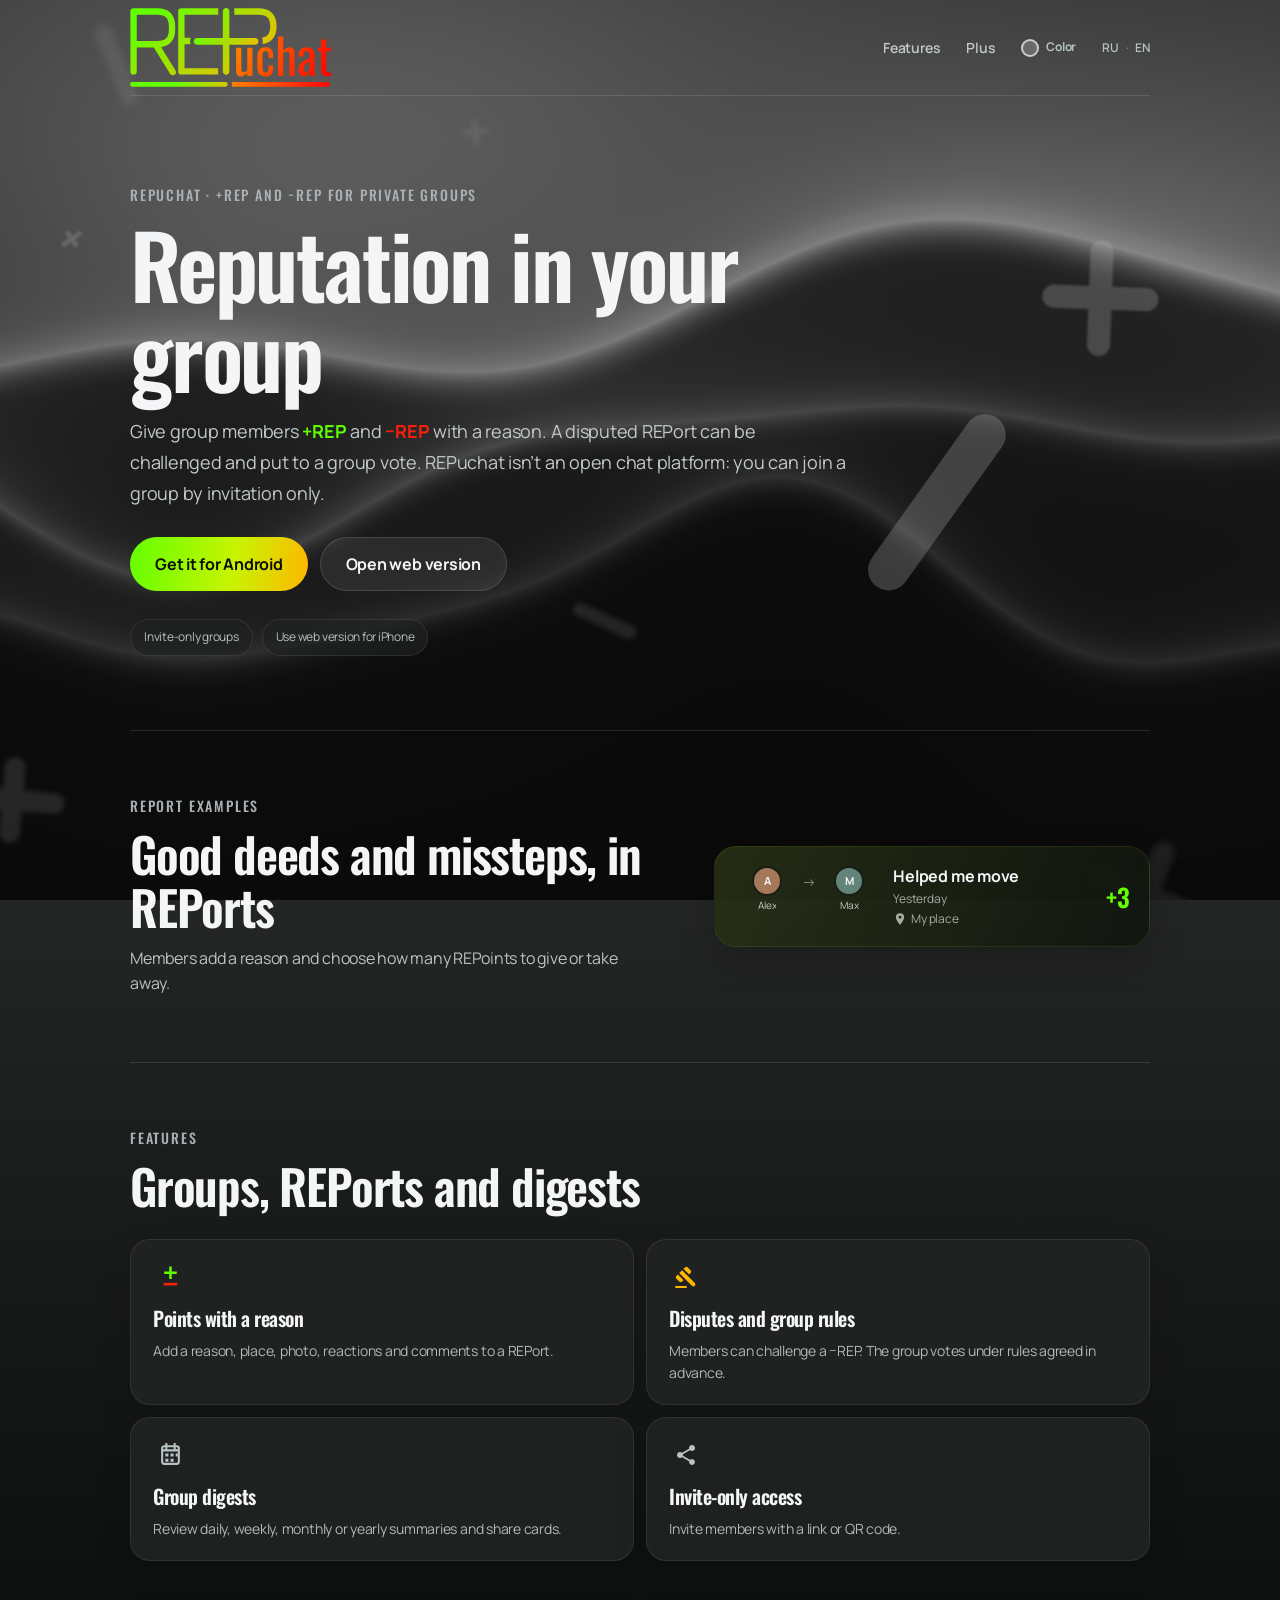
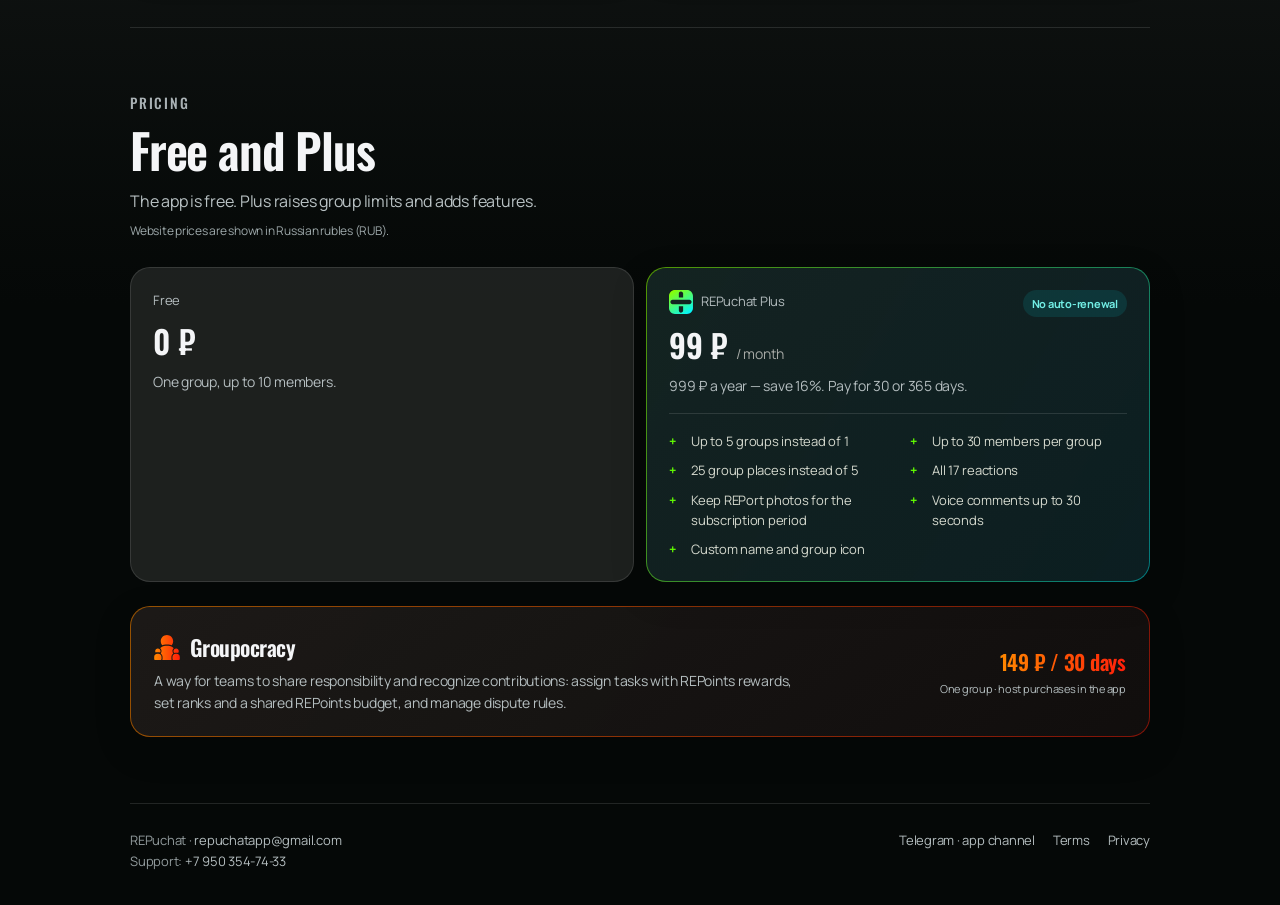
<file: index.html>
<!doctype html>
<html lang="en">
<head>
  <meta charset="utf-8"/>
  <meta name="viewport" content="width=device-width, initial-scale=1"/>
  <meta name="theme-color" content="#06151a"/>
  <title data-ru="REPотека — Репутация в вашей группе">REPuchat — Reputation in your group</title>
  <meta name="description" content="REPuchat is an invite-only group reputation app. Give +REP and −REP with reasons, challenge reports and see group digests."/>
  <meta property="og:type" content="website"/>
  <meta property="og:url" content="https://repuchat.com/"/>
  <meta property="og:title" content="REPuchat — Reputation in your group"/>
  <meta property="og:description" content="An invite-only group reputation app for +REP, −REP, disputes and digests."/>
  <meta property="og:image" content="https://repuchat.com/logo.svg"/>
  <meta name="twitter:card" content="summary"/>
  <link rel="canonical" href="https://repuchat.com/"/>
  <link rel="icon" type="image/png" sizes="512x512" href="assets/icon.png"/>
  <link rel="apple-touch-icon" href="assets/icon.png"/>
  <script type="application/ld+json">
    {"@context":"https://schema.org","@type":"SoftwareApplication","name":"REPuchat","url":"https://repuchat.com/","applicationCategory":"SocialNetworkingApplication","operatingSystem":"Android, Web","description":"An invite-only group reputation app for +REP, −REP, disputes and digests.","offers":{"@type":"Offer","price":"0","priceCurrency":"RUB"}}
  </script>
  <style>
    @font-face{font-family:Manrope;src:url("assets/fonts/Manrope-400.ttf") format("truetype");font-weight:400;font-display:swap}
    @font-face{font-family:Manrope;src:url("assets/fonts/Manrope-600.ttf") format("truetype");font-weight:600;font-display:swap}
    @font-face{font-family:Manrope;src:url("assets/fonts/Manrope-700.ttf") format("truetype");font-weight:700;font-display:swap}
    @font-face{font-family:Oswald;src:url("assets/fonts/Oswald-500.ttf") format("truetype");font-weight:500;font-display:swap}
    @font-face{font-family:Oswald;src:url("assets/fonts/Oswald-600.ttf") format("truetype");font-weight:600;font-display:swap}
    @font-face{font-family:MaterialIcons;src:url("app/assets/fonts/MaterialIcons-Regular.otf") format("opentype"),url("../build/app/intermediates/assets/release/mergeReleaseAssets/flutter_assets/fonts/MaterialIcons-Regular.otf") format("opentype");font-display:block}
    @property --ambient{syntax:"<color>";inherits:true;initial-value:#6a6a6a}
    :root{color-scheme:dark;--ink:#050807;--text:#f4f5f7;--muted:#a6a9a5;--plus:#62ff00;--minus:#ff1e0a;--amber:#ffb600;--subscription-lime:#8aff00;--subscription-sky:#00f4ff;--subscription-gradient:linear-gradient(115deg,var(--subscription-lime),var(--subscription-sky));--groupocracy-orange:#ff8800;--groupocracy-red:#ff1e0a;--groupocracy-gradient:linear-gradient(115deg,var(--groupocracy-orange),var(--groupocracy-red));--line:rgba(244,245,247,.12);--ambient:#6a6a6a;--panel:color-mix(in srgb,var(--ambient) 16%,rgba(18,20,19,.84));transition:--ambient .7s ease}
    *{box-sizing:border-box}html{scroll-behavior:smooth}
    body{isolation:isolate;margin:0;color:var(--text);font:16px/1.55 Manrope,system-ui,sans-serif;letter-spacing:-.015em;background:linear-gradient(180deg,color-mix(in srgb,var(--ambient) 48%,#282828) 0%,color-mix(in srgb,var(--ambient) 22%,#161717) 31%,var(--ink) 76%)}
    body:before{content:"";position:fixed;z-index:-1;pointer-events:none;inset:-20vh -20vw;width:140vw;height:140vh;background:radial-gradient(ellipse 40% 34% at 73% 27%,color-mix(in srgb,var(--ambient) 34%,transparent),transparent 72%),radial-gradient(ellipse 36% 38% at 12% 48%,color-mix(in srgb,var(--ambient) 19%,transparent),transparent 70%),radial-gradient(ellipse 38% 28% at 75% 82%,color-mix(in srgb,var(--ambient) 21%,transparent),transparent 70%);filter:blur(8px);transform:translate3d(-2%,-1%,0);will-change:transform;animation:ambient-drift 28s ease-in-out infinite alternate}
    @keyframes ambient-drift{from{transform:translate3d(-2%,-1%,0) scale(1)}to{transform:translate3d(3%,2%,0) scale(1.04)}}
    .ambient-canvas{position:fixed;z-index:-1;inset:0;width:100%;height:100%;pointer-events:none}.ambient-webgl-ready body:before{opacity:0;animation:none}
    a{color:inherit}.wrap{width:min(1020px,calc(100% - 48px));margin-inline:auto}
    .topbar{height:96px;display:flex;align-items:center;justify-content:space-between;border-bottom:1px solid var(--line)}.brand img{display:block;width:205px;max-width:48vw}
    .nav{display:flex;align-items:center;gap:26px;color:#c1c9ca;font-size:14px;font-weight:600}.nav a{text-decoration:none}.nav a:hover{color:var(--plus)}.nav .nav-cta{padding:10px 18px;border-radius:999px;background:var(--plus);color:#080d06}
    .langs{display:flex;align-items:center;gap:7px;color:#78878b;font:600 12px Manrope,sans-serif}.langs a{color:#b7c1c3;text-decoration:none}.langs a:hover{color:var(--plus)}
    .color-picker{position:relative}.color-picker summary{display:flex;align-items:center;gap:7px;cursor:pointer;list-style:none;color:#b7c1c3;font-size:12px;font-weight:700}.color-picker summary::-webkit-details-marker{display:none}.current-tint,.color-dot{width:18px;height:18px;border:2px solid rgba(255,255,255,.65);border-radius:50%;background:var(--dot,#6a6a6a)}.current-tint{transition:background-color .7s ease,box-shadow .35s ease,transform .35s ease}.color-picker[open] .current-tint{transform:rotate(45deg);box-shadow:0 0 14px color-mix(in srgb,var(--ambient) 60%,transparent)}.color-options{position:absolute;z-index:5;top:32px;right:0;display:grid;grid-template-columns:repeat(4,26px);gap:9px;padding:13px;border:1px solid var(--line);border-radius:16px;background:#171a1c;box-shadow:0 12px 35px #0008;transform-origin:top right}.color-picker[open] .color-options{animation:picker-enter .2s cubic-bezier(.2,.8,.2,1) both}@keyframes picker-enter{from{opacity:0;transform:translateY(-5px) scale(.96)}to{opacity:1;transform:translateY(0) scale(1)}}.color-dot{width:24px;height:24px;padding:0;cursor:pointer;transition:transform .2s ease,box-shadow .2s ease,outline-color .2s ease}.color-dot:hover{transform:scale(1.12)}.color-dot[aria-pressed="true"]{outline:2px solid var(--text);outline-offset:2px;box-shadow:0 0 12px color-mix(in srgb,var(--dot) 65%,transparent);transform:scale(1.12)}
    .hero{position:relative;overflow:hidden;padding:90px 0 74px;border-bottom:1px solid var(--line)}
    .eyebrow,.section-label{margin:0 0 14px;color:#a9b1b4;font:500 14px/1.35 Oswald,sans-serif;letter-spacing:.13em;text-transform:uppercase}
    h1,h2,h3{font-family:Oswald,Manrope,system-ui,sans-serif;font-weight:600;letter-spacing:-.025em}
    h1{max-width:780px;margin:0 0 18px;font-size:clamp(48px,8vw,88px);line-height:1.02}h1 .plus{color:var(--plus)}h1 .minus{color:var(--minus)}
    .intro{max-width:720px;margin:0;color:#c2c9ca;font-size:18px;line-height:1.72}.intro .rep-plus{color:var(--plus);font-weight:700}.intro .rep-minus{color:var(--minus);font-weight:700}.actions{display:flex;flex-wrap:wrap;gap:12px;margin:28px 0 0}
    .button{min-height:54px;display:inline-flex;align-items:center;justify-content:center;padding:0 25px;border:1px solid rgba(255,255,255,.13);border-radius:999px;background:rgba(255,255,255,.08);text-decoration:none;font-weight:700;transition:filter .18s,transform .18s}.button:hover{filter:brightness(1.08);transform:translateY(-1px)}.button.primary{border:0;background:linear-gradient(100deg,var(--plus),#c8f400 58%,var(--amber));color:#090e06}
    .quickfacts{display:flex;flex-wrap:wrap;gap:9px;margin-top:28px}.quickfacts span{padding:8px 13px;border:1px solid rgba(255,255,255,.09);border-radius:999px;background:color-mix(in srgb,var(--ambient) 16%,rgba(9,12,11,.62));color:#b7c1c3;font-size:12px}
    .section{padding:66px 0;border-bottom:1px solid var(--line)}.section-label{margin-bottom:11px}.section h2{margin:0 0 12px;font-size:clamp(34px,5vw,48px);line-height:1.12}.section-lead{max-width:720px;margin:0;color:#b9c2c4}
    .example{display:grid;grid-template-columns:1fr minmax(280px,.8fr);align-items:center;gap:40px}.example h2{max-width:540px}.example-copy{max-width:500px;margin:0;color:#b9c2c4}
    .report-card{padding:19px;border:1px solid rgba(138,255,0,.1);border-radius:22px;background:linear-gradient(115deg,rgba(41,49,22,.88),rgba(17,21,16,.94));box-shadow:0 14px 36px rgba(0,0,0,.2);transition:opacity .2s ease}.report-card.is-changing{opacity:.25}.report-row{display:grid;grid-template-columns:78px minmax(0,1fr) auto;align-items:center;gap:4px 11px}.report-people{grid-column:1;grid-row:1 / span 3;display:flex;align-items:center;align-self:start;gap:3px;margin-top:2px}.report-avatar{width:30px;height:30px;display:grid;place-items:center;flex:none;border:2px solid rgba(20,25,17,.95);border-radius:50%;color:#f4f5f7;font-size:11px;font-weight:800}.report-avatar.person-0{background:#638479}.report-avatar.person-1{background:#a47859}.report-avatar.person-2{background:#826b9b}.report-avatar.person-3{background:#527d9b}.report-avatar.person-4{background:#a45f67}.report-avatar.person-5{background:#a48649}.report-arrow{color:#89918a;font-size:14px}.report-reason{grid-column:2;grid-row:1;margin:0;font-size:16px;font-weight:700;line-height:1.3}.report-meta{grid-column:2;grid-row:2;color:#a6ada5;font-size:12px;line-height:1.35}.report-place{grid-column:2;grid-row:3;display:flex;align-items:center;gap:4px;color:#a6ada5;font-size:12px;line-height:1.35}.report-place svg{width:14px;height:14px;flex:none;fill:currentColor}.report-score{grid-column:3;grid-row:1 / span 3;padding-left:4px;font:600 25px/1 Oswald,sans-serif}.report-score.plus{color:var(--plus)}.report-score.minus{color:var(--minus)}.currency-note{margin:8px 0 0;color:#9da8aa;font-size:12px}
    .report-row{grid-template-columns:148px minmax(0,1fr) auto;gap:4px 11px}.report-people{width:148px;display:grid;grid-template-columns:minmax(0,1fr) 16px minmax(0,1fr);align-items:start;gap:0;margin:0}.report-person{display:flex;min-width:0;flex-direction:column;align-items:center;gap:3px}.report-person-name{max-width:100%;overflow:hidden;color:#c5ccc4;font-size:10px;line-height:1.2;text-overflow:ellipsis;white-space:nowrap}.report-arrow{align-self:start;margin-top:8px;text-align:center;line-height:1.2}
    .features{display:grid;grid-template-columns:repeat(2,1fr);gap:12px;margin-top:27px}.feature{min-height:130px;padding:20px 22px;border:1px solid rgba(255,255,255,.08);border-radius:20px;background:var(--panel);box-shadow:0 12px 36px rgba(0,0,0,.12)}.feature h3{margin:0 0 6px;font-size:20px}.feature p{margin:0;color:#aeb8ba;font-size:14px}.feature-icon{display:grid;place-items:center;width:34px;height:34px;margin-bottom:9px;color:var(--plus)}.feature-icon .material-icon{display:none;font:24px/1 MaterialIcons}.feature-icon svg{width:25px;height:25px;fill:currentColor}.material-icons-loaded .feature-icon .material-icon{display:block}.material-icons-loaded .feature-icon svg{display:none}.material-icons-loaded .plus-icon .material-icon,.material-icons-loaded .digest-icon .material-icon{display:none}.material-icons-loaded .plus-icon svg,.material-icons-loaded .digest-icon svg{display:block}.plus-icon .icon-plus{fill:var(--plus)}.plus-icon .icon-minus{fill:var(--minus)}.dispute-icon{color:var(--amber)}.digest-icon{color:#b9c2c4}.invite-icon{color:#b9c2c4}
    .pricing{display:grid;grid-template-columns:1fr 1fr;gap:12px;margin-top:26px}.price{padding:22px;border:1px solid var(--line);border-radius:20px;background:var(--panel)}.price.featured{border:1px solid transparent;background:linear-gradient(145deg,rgba(18,31,34,.97),rgba(12,27,30,.97)) padding-box,linear-gradient(120deg,rgba(138,255,0,.58),rgba(0,244,255,.48)) border-box;box-shadow:0 12px 36px rgba(0,0,0,.18)}.price-label{color:#b4bdbf;font-size:13px}.plus-label{display:flex;align-items:center;gap:8px}.plus-label img{width:24px;height:24px;object-fit:contain}.price b{display:block;margin:7px 0;font:600 32px Oswald,sans-serif}.price b span{font:500 14px Manrope,sans-serif;color:var(--muted)}.price p{margin:0;color:#b4bdbf;font-size:14px}.tag{float:right;padding:5px 9px;border-radius:99px;background:rgba(0,244,255,.1);color:#72eee5;font-size:11px;font-weight:700}
    .plus-list{display:grid;grid-template-columns:1fr 1fr;gap:9px 24px;padding:17px 0 0;margin:17px 0 0;border-top:1px solid var(--line);list-style:none}.plus-list li{position:relative;padding-left:22px;color:#d5d9ce;font-size:13px}.plus-list li:before{content:"+";position:absolute;left:0;color:var(--plus);font-weight:800}
    .boss-card{display:grid;grid-template-columns:1fr auto;align-items:center;gap:24px;margin-top:24px;padding:23px;border:1px solid transparent;border-radius:20px;background:linear-gradient(145deg,rgba(24,24,24,.97),rgba(13,13,13,.97)) padding-box,linear-gradient(120deg,rgba(255,136,0,.58),rgba(255,30,10,.5)) border-box;box-shadow:0 12px 36px rgba(0,0,0,.18)}.boss-title{display:flex;align-items:center;gap:10px;margin-bottom:6px}.groupocracy-mark{display:inline-block;flex:none;width:26px;height:26px;background:linear-gradient(90deg,var(--groupocracy-orange),var(--groupocracy-red));-webkit-mask:url("assets/branding/groupocracy.svg") center/contain no-repeat;mask:url("assets/branding/groupocracy.svg") center/contain no-repeat}.boss-card h3{margin:0;font-size:22px}.boss-card p{max-width:660px;margin:0;color:#b4bdbf;font-size:14px}.boss-price{display:grid;justify-items:end;gap:3px;white-space:nowrap}.boss-price b{font:600 21px Oswald,sans-serif;background:linear-gradient(90deg,var(--groupocracy-orange),var(--groupocracy-red));background-clip:text;-webkit-background-clip:text;color:transparent}.boss-price small{color:#b4bdbf;font-size:11px}
    footer{display:flex;justify-content:space-between;gap:20px;padding:26px 0 34px;color:#929b9d;font-size:13px}footer a{color:#b4bdbf;text-decoration:none}footer a:hover{color:var(--plus)}.footlinks{display:flex;gap:18px;flex-wrap:wrap}
    @media(max-width:760px){.example{grid-template-columns:1fr;gap:24px}}
    @media(max-width:640px){.wrap{width:calc(100% - 32px)}.topbar{height:76px}.brand img{width:140px}.nav{gap:7px}.nav>a:not(.nav-cta){display:none}.nav .nav-cta{padding:8px 11px}.color-picker summary span:not(.current-tint){display:none}.langs{gap:4px}.hero{padding:62px 0 54px}.intro{font-size:16px}.button{flex:1 1 100%}.section{padding:49px 0}.features,.pricing,.plus-list{grid-template-columns:1fr}.feature{min-height:0;padding:18px 19px}.boss-card{grid-template-columns:1fr}.boss-price{justify-items:start;white-space:normal}.report-row{grid-template-columns:minmax(0,1fr) auto;gap:6px 12px}.report-people{grid-column:1;grid-row:1;align-self:center;margin:0}.report-reason{grid-column:1;grid-row:2}.report-meta{grid-column:1;grid-row:3}.report-place{grid-column:1;grid-row:4}.report-score{grid-column:2;grid-row:1 / span 4;padding-left:0}footer{flex-direction:column}}
    @media(prefers-reduced-motion:reduce){html{scroll-behavior:auto}*,*:before,*:after{transition:none!important;animation:none!important}}
  </style>
  <link rel="stylesheet" href="assets/ambient.css"/>
</head>
<body>
  
  <header class="wrap topbar">
    <a class="brand" href="./" aria-label="REPuchat"><img src="logo.svg" data-ru-src="logo.ru.svg" alt="REPuchat"/></a>
    <nav class="nav" aria-label="Main navigation">
      <a href="#features" data-ru="Возможности">Features</a>
      <a href="#plus" data-ru="Plus">Plus</a>
      <details class="color-picker">
        <summary aria-label="Background color"><span class="current-tint" style="--dot:#6a6a6a"></span><span data-ru="Цвет">Color</span></summary>
        <div class="color-options" role="group" aria-label="Background color">
          <button class="color-dot" type="button" style="--dot:#6a6a6a" data-tint="#6a6a6a" aria-label="Gray" title="Gray" aria-pressed="true"></button>
          <button class="color-dot" type="button" style="--dot:#00c2ff" data-tint="#00c2ff" aria-label="Sky" title="Sky" aria-pressed="false"></button>
          <button class="color-dot" type="button" style="--dot:#8b5cff" data-tint="#8b5cff" aria-label="Violet" title="Violet" aria-pressed="false"></button>
          <button class="color-dot" type="button" style="--dot:#ff4fd8" data-tint="#ff4fd8" aria-label="Pink" title="Pink" aria-pressed="false"></button>
          <button class="color-dot" type="button" style="--dot:#00e5b0" data-tint="#00e5b0" aria-label="Mint" title="Mint" aria-pressed="false"></button>
          <button class="color-dot" type="button" style="--dot:#ffd23f" data-tint="#ffd23f" aria-label="Gold" title="Gold" aria-pressed="false"></button>
          <button class="color-dot" type="button" style="--dot:#3d7bff" data-tint="#3d7bff" aria-label="Blue" title="Blue" aria-pressed="false"></button>
          <button class="color-dot" type="button" style="--dot:#ff7a45" data-tint="#ff7a45" aria-label="Coral" title="Coral" aria-pressed="false"></button>
          <button class="color-dot" type="button" style="--dot:#b4f000" data-tint="#b4f000" aria-label="Chartreuse" title="Chartreuse" aria-pressed="false"></button>
          <button class="color-dot" type="button" style="--dot:#00f0ff" data-tint="#00f0ff" aria-label="Cyan" title="Cyan" aria-pressed="false"></button>
          <button class="color-dot" type="button" style="--dot:#c77dff" data-tint="#c77dff" aria-label="Lavender" title="Lavender" aria-pressed="false"></button>
          <button class="color-dot" type="button" style="--dot:#ff9ec4" data-tint="#ff9ec4" aria-label="Rose" title="Rose" aria-pressed="false"></button>
          <button class="color-dot" type="button" style="--dot:#7fa8c9" data-tint="#7fa8c9" aria-label="Steel" title="Steel" aria-pressed="false"></button>
        </div>
      </details>
      <span class="langs"><a href="?lang=ru" lang="ru">RU</a><span>·</span><a href="?lang=en" lang="en">EN</a></span>
    </nav>
  </header>
  <main class="wrap">
    <section class="hero">
      <p class="eyebrow" data-ru="REPотека · +REP и −REP для закрытых групп">REPuchat · +REP and −REP for private groups</p>
      <h1 data-ru="Репутация в вашей группе">Reputation in your group</h1>
      <p class="intro" data-ru="Отправляйте участникам группы &lt;span class='rep-plus'&gt;+REP&lt;/span&gt; и &lt;span class='rep-minus'&gt;−REP&lt;/span&gt; с причиной. Спорный REPорт можно оспорить и вынести на голосование. REPотека — не открытый чат: попасть в группу можно только по приглашению.">Give group members <span class="rep-plus">+REP</span> and <span class="rep-minus">−REP</span> with a reason. A disputed REPort can be challenged and put to a group vote. REPuchat isn’t an open chat platform: you can join a group by invitation only.</p>
      <div class="actions">
        <a class="button primary" href="get/" data-ru="Скачать для Android">Get it for Android</a>
        <a class="button" href="app/" data-ru="Открыть веб-версию">Open web version</a>
      </div>
      <div class="quickfacts"><span data-ru="Вход только по приглашению">Invite-only groups</span><span data-ru="Для iPhone - веб-версия">Use web version for iPhone</span></div>
    </section>
    <section class="section example" aria-labelledby="example-title">
      <div>
        <p class="section-label" data-ru="Примеры REPортов">REPort examples</p>
        <h2 id="example-title" data-ru="Хорошие поступки и проступки — в REPортах">Good deeds and missteps, in REPorts</h2>
        <p class="example-copy" data-ru="Участники указывают причину, а сами решают, сколько REPочков добавить или снять.">Members add a reason and choose how many REPoints to give or take away.</p>
      </div>
      <article class="report-card">
        <div class="report-row" aria-live="off">
          <div class="report-people" aria-hidden="true"><span class="report-person"><span class="report-avatar person-0" data-report-author>M</span><span class="report-person-name" data-report-author-name>Max</span></span><span class="report-arrow">→</span><span class="report-person"><span class="report-avatar person-1" data-report-target>A</span><span class="report-person-name" data-report-target-name>Alex</span></span></div>
          <p class="report-reason" data-report-reason>Was 40 minutes late</p>
          <span class="report-meta" data-report-meta>1 hour ago</span>
          <span class="report-place">
            <svg viewBox="0 0 24 24" aria-hidden="true"><path d="M12 2a7 7 0 0 0-7 7c0 5.25 7 13 7 13s7-7.75 7-13a7 7 0 0 0-7-7zm0 9.5A2.5 2.5 0 1 1 12 6.5a2.5 2.5 0 0 1 0 5z"/></svg>
            <span data-report-place>Team meetup</span>
          </span>
          <span class="report-score minus" data-report-score aria-label="Minus 2 REPoints">−2</span>
        </div>
      </article>
    </section>
    <section class="section" id="features">
      <p class="section-label" data-ru="Основные функции">Features</p>
      <h2 data-ru="Группы, REPорты и итоги">Groups, REPorts and digests</h2>
      <div class="features">
        <article class="feature"><span class="feature-icon plus-icon" aria-hidden="true"><svg viewBox="0 0 24 24"><path class="icon-plus" d="M10.8 1.5h2.4v4.8H18v2.4h-4.8v4.8h-2.4V8.7H6V6.3h4.8z"/><path class="icon-minus" d="M5.5 17.2h13v2.4h-13z"/></svg></span><h3 data-ru="Оценки с причиной">Points with a reason</h3><p data-ru="Текст, место, фото, реакции и комментарии к REPорту.">Add a reason, place, photo, reactions and comments to a REPort.</p></article>
        <article class="feature"><span class="feature-icon dispute-icon" aria-hidden="true"><span class="material-icon">&#xf7ad;</span><svg viewBox="0 0 24 24"><path d="M1 21h12v-2H1v2zm5.24-11.25 3.54-3.54 7.78 7.78-3.54 3.54-7.78-7.78zm14.47-5.12-2.34-2.34a1 1 0 0 0-1.41 0l-1.83 1.83 3.75 3.75 1.83-1.83a1 1 0 0 0 0-1.41zM2.49 11.84l1.41-1.41 3.54 3.54-1.41 1.41z"/></svg></span><h3 data-ru="Оспаривания и правила">Disputes and group rules</h3><p data-ru="Участники могут оспорить −REP, а группа решает голосованием по заранее заданным правилам.">Members can challenge a −REP. The group votes under rules agreed in advance.</p></article>
        <article class="feature"><span class="feature-icon digest-icon" aria-hidden="true"><svg viewBox="0 0 24 24"><path d="M18 3h-1V1h-2v2H9V1H7v2H6a3 3 0 0 0-3 3v13a3 3 0 0 0 3 3h12a3 3 0 0 0 3-3V6a3 3 0 0 0-3-3Zm1 16a1 1 0 0 1-1 1H6a1 1 0 0 1-1-1V9h14v10ZM5 7V6a1 1 0 0 1 1-1h1v2h2V5h6v2h2V5h1a1 1 0 0 1 1 1v1H5Z"/><path d="M7 11h3v3H7zm5 0h3v3h-3zm5 0h2v3h-2zM7 16h3v3H7zm5 0h3v3h-3z"/></svg></span><h3 data-ru="Итоги группы">Group digests</h3><p data-ru="Смотрите сводку за день, неделю, месяц или год и делитесь карточками.">Review daily, weekly, monthly or yearly summaries and share cards.</p></article>
        <article class="feature"><span class="feature-icon invite-icon" aria-hidden="true"><span class="material-icon">&#xf016a;</span><svg viewBox="0 0 24 24"><path d="M3.9 12a5 5 0 0 1 5-5h4V5h-4a7 7 0 0 0 0 14h4v-2h-4a5 5 0 0 1-5-5zm5 1h6v-2h-6v2zm6.2-8h-4v2h4a5 5 0 0 1 0 10h-4v2h4a7 7 0 0 0 0-14z"/></svg></span><h3 data-ru="Вход по приглашению">Invite-only access</h3><p data-ru="Приглашайте участников ссылкой или QR-кодом.">Invite members with a link or QR code.</p></article>
      </div>
    </section>
    <section class="section" id="plus">
      <p class="section-label" data-ru="Цены">Pricing</p>
      <h2 data-ru="Бесплатно и Plus">Free and Plus</h2>
      <p class="section-lead" data-ru="Приложение бесплатно. Plus увеличивает лимиты группы и добавляет функции.">The app is free. Plus raises group limits and adds features.</p>
      <p class="currency-note" data-ru="Цены на сайте указаны в российских рублях (RUB).">Website prices are shown in Russian rubles (RUB).</p>
      <div class="pricing">
        <div class="price"><div class="price-label" data-ru="Бесплатно">Free</div><b data-ru="0 ₽">0 ₽</b><p data-ru="Одна группа, до 10 участников.">One group, up to 10 members.</p></div>
        <div class="price featured plus-plan"><span class="tag" data-ru="Без автопродления">No auto-renewal</span><div class="price-label plus-label"><img src="assets/subscription.svg" alt="" aria-hidden="true"/><span data-ru="REPотека Plus">REPuchat Plus</span></div><b data-ru="99 ₽ <span>/ месяц</span>">99 ₽ <span>/ month</span></b><p data-ru="999 ₽ в год — выгоднее на 16 %. Оплата на 30 или 365 дней.">999 ₽ a year — save 16%. Pay for 30 or 365 days.</p>
          <ul class="plus-list">
            <li data-ru="До 5 своих групп вместо 1">Up to 5 groups instead of 1</li><li data-ru="До 30 человек в группе">Up to 30 members per group</li>
            <li data-ru="25 мест в группе вместо 5">25 group places instead of 5</li><li data-ru="Все 17 реакций">All 17 reactions</li>
            <li data-ru="Фото к REPортам хранятся весь срок подписки">Keep REPort photos for the subscription period</li><li data-ru="Голосовые комментарии до 30 секунд">Voice comments up to 30 seconds</li>
            <li data-ru="Своё имя и иконка группы">Custom name and group icon</li>
          </ul>
        </div>
      </div>
      <div class="boss-card"><div><div class="boss-title"><span class="groupocracy-mark" aria-hidden="true"></span><h3 data-ru="Группократия">Groupocracy</h3></div><p data-ru="Это способ распределять ответственность и отмечать вклад в команде: назначайте задания с наградой REPочками, звания и общий бюджет REPочков, а также настраивайте правила споров.">A way for teams to share responsibility and recognize contributions: assign tasks with REPoints rewards, set ranks and a shared REPoints budget, and manage dispute rules.</p></div><div class="boss-price"><b data-ru="149 ₽ / 30 дней">149 ₽ / 30 days</b><small data-ru="Одна группа · покупает хост в приложении">One group · host purchases in the app</small></div></div>
    </section>
  </main>
  <footer class="wrap"><span>REPuchat · <a href="mailto:repuchatapp@gmail.com">repuchatapp@gmail.com</a><br><span data-ru="Поддержка">Support</span>: <a href="tel:+79503547433">+7 950 354-74-33</a></span><nav class="footlinks"><a href="https://t.me/repuchat" target="_blank" rel="noopener noreferrer" data-ru="Telegram · канал приложения">Telegram · app channel</a><a href="oferta/" data-ru="Оферта">Terms</a><a href="privacy/" data-ru="Конфиденциальность">Privacy</a></nav></footer>
  <script src="assets/ambient.js"></script>
  <script src="assets/language.js"></script>
  <script>
    // English is the crawlable default; Russian is selected for Russian browsers.
    const tintColors = ['#6a6a6a','#00c2ff','#8b5cff','#ff4fd8','#00e5b0','#ffd23f','#3d7bff','#ff7a45','#b4f000','#00f0ff','#c77dff','#ff9ec4','#7fa8c9'];
    const tintKey = 'repuchat-site-tint';
    function setTint(color, save = false) {
      if (!tintColors.includes(color)) color = tintColors[0];
      document.documentElement.style.setProperty('--ambient', color);
      window.RepuchatAmbient?.setTint(color);
      document.querySelectorAll('[data-tint]').forEach(button => button.setAttribute('aria-pressed', String(button.dataset.tint === color)));
      const currentTint = document.querySelector('.current-tint');
      if (currentTint) currentTint.style.setProperty('--dot', color);
      if (save) { try { localStorage.setItem(tintKey, color); } catch {} }
    }
    let savedTint = tintColors[0];
    try { savedTint = localStorage.getItem(tintKey) || savedTint; } catch {}
    setTint(savedTint);
    document.querySelectorAll('[data-tint]').forEach(button => button.addEventListener('click', () => setTint(button.dataset.tint, true)));
    document.fonts.load('24px MaterialIcons').then(() => {
      if (document.fonts.check('24px MaterialIcons')) document.documentElement.classList.add('material-icons-loaded');
    }).catch(() => {});
    const isRussian = window.REP_SITE_LANG === 'ru';
    if (isRussian) {
      document.documentElement.lang = 'ru';
      for (const el of document.querySelectorAll('[data-ru]')) el.innerHTML = el.dataset.ru;
      for (const el of document.querySelectorAll('img[data-ru-src]')) { el.src = el.dataset.ruSrc; el.alt = 'REPотека'; }
    }
    const reportPeople = [
      { initial: ['M', 'М'], avatar: 'person-0' },
      { initial: ['A', 'А'], avatar: 'person-1' },
      { initial: ['L', 'Л'], avatar: 'person-2' },
      { initial: ['S', 'С'], avatar: 'person-3' },
      { initial: ['N', 'Н'], avatar: 'person-4' },
      { initial: ['D', 'Д'], avatar: 'person-5' },
    ];
    const reportExamples = [
      {
        amount: -2,
        author: 0,
        target: 1,
        participants: [['Max', 'Alex'], ['Максим', 'Алексей']],
        meta: ['1 hour ago', '1 ч назад'],
        reason: ['Was 40 minutes late', 'Опоздал на 40 минут'],
        place: ['Team meetup', 'Встреча команды'],
      },
      {
        amount: 3,
        author: 1,
        target: 0,
        participants: [['Alex', 'Max'], ['Алексей', 'Максим']],
        meta: ['Yesterday', 'Вчера'],
        reason: ['Helped me move', 'Помог с переездом'],
        place: ['My place', 'У меня дома'],
      },
      {
        amount: -7,
        author: 2,
        target: 3,
        participants: [['Lena', 'Sam'], ['Лена', 'Сэм']],
        meta: ['3 hours ago', '3 ч назад'],
        reason: ['You forgot the groceries', 'Забыл купить продукты'],
        place: ['On the way home', 'По дороге домой'],
      },
      {
        amount: 5,
        author: 3,
        target: 4,
        participants: [['Sam', 'Nika'], ['Сэм', 'Ника']],
        meta: ['2 days ago', '2 дня назад'],
        reason: ['Organized the whole trip', 'Организовал всю поездку'],
        place: ['Weekend trip', 'Поездка на выходных'],
      },
      {
        amount: 2,
        author: 4,
        target: 5,
        participants: [['Nika', 'Dan'], ['Ника', 'Дан']],
        meta: ['Today', 'Сегодня'],
        reason: ['Shared her notes', 'Поделилась конспектом'],
        place: ['Study group', 'Учебная группа'],
      },
      {
        amount: -3,
        author: 5,
        target: 2,
        participants: [['Dan', 'Lena'], ['Дан', 'Лена']],
        meta: ['5 hours ago', '5 ч назад'],
        reason: ['Left the kitchen a mess', 'Оставил беспорядок на кухне'],
        place: ['At home', 'Дома'],
      },
    ];
    const reportCard = document.querySelector('.report-card');
    let reportIndex = 0;
    function showReport(index) {
      const report = reportExamples[index];
      const languageIndex = isRussian ? 1 : 0;
      const score = document.querySelector('[data-report-score]');
      const author = document.querySelector('[data-report-author]');
      const target = document.querySelector('[data-report-target]');
      const authorName = document.querySelector('[data-report-author-name]');
      const targetName = document.querySelector('[data-report-target-name]');
      const authorPerson = reportPeople[report.author];
      const targetPerson = reportPeople[report.target];
      author.textContent = authorPerson.initial[languageIndex];
      target.textContent = targetPerson.initial[languageIndex];
      author.className = `report-avatar ${authorPerson.avatar}`;
      target.className = `report-avatar ${targetPerson.avatar}`;
      authorName.textContent = report.participants[languageIndex][0];
      targetName.textContent = report.participants[languageIndex][1];
      document.querySelector('[data-report-reason]').textContent = report.reason[languageIndex];
      document.querySelector('[data-report-meta]').textContent = report.meta[languageIndex];
      document.querySelector('[data-report-place]').textContent = report.place[languageIndex];
      score.textContent = `${report.amount > 0 ? '+' : '−'}${Math.abs(report.amount)}`;
      score.classList.toggle('plus', report.amount > 0);
      score.classList.toggle('minus', report.amount < 0);
      score.setAttribute('aria-label', isRussian
        ? `${report.amount > 0 ? 'Плюс' : 'Минус'} ${Math.abs(report.amount)} REP`
        : `${report.amount > 0 ? 'Plus' : 'Minus'} ${Math.abs(report.amount)} REPoints`);
    }
    showReport(reportIndex);
    const prefersReducedMotion = window.matchMedia('(prefers-reduced-motion: reduce)').matches;
    if (reportCard && reportExamples.length > 1) {
      window.setInterval(() => {
        if (prefersReducedMotion) {
          reportIndex = (reportIndex + 1) % reportExamples.length;
          showReport(reportIndex);
          return;
        }
        reportCard.classList.add('is-changing');
        window.setTimeout(() => {
          reportIndex = (reportIndex + 1) % reportExamples.length;
          showReport(reportIndex);
          reportCard.classList.remove('is-changing');
        }, 200);
      }, 4000);
    }
  </script>
</body>
</html>
</file>
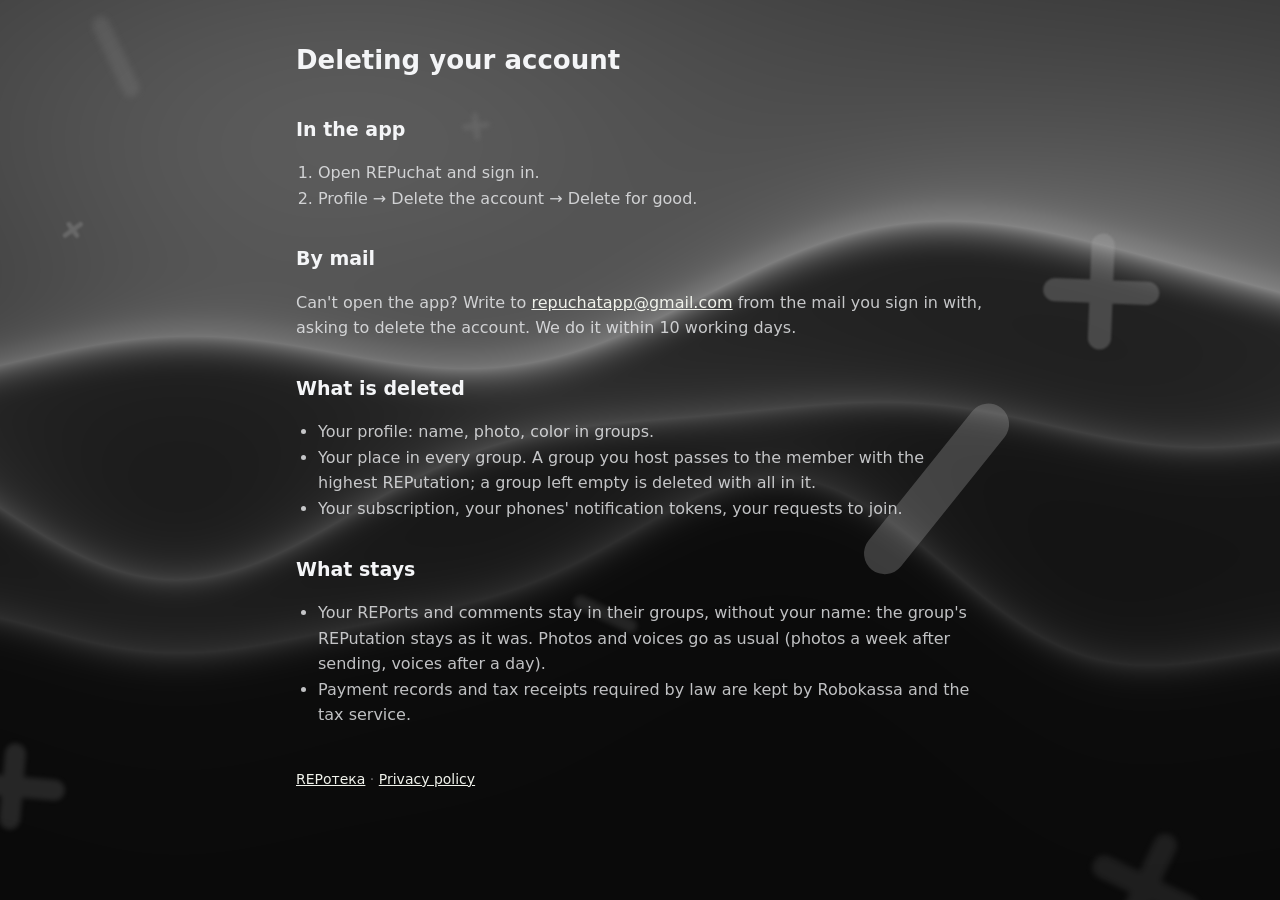
<file: delete/index.html>
<!doctype html>
<!-- How to delete a REPuchat account: in the app, or by mail. Google Play asks for
     such a page. In Russian or English by the phone's language. -->
<html lang="ru">
<head>
  <meta charset="utf-8">
  <meta name="viewport" content="width=device-width, initial-scale=1">
  <link rel="icon" type="image/png" sizes="512x512" href="../assets/icon.png">
  <link rel="apple-touch-icon" href="../assets/icon.png">
  <title data-en="Deleting a REPuchat account">Удаление аккаунта REPотеки</title>
  <style>
    :root { color-scheme: dark; }
    * { box-sizing: border-box; }
    body {
      margin: 0; background: #050807; color: #F4F5F7; line-height: 1.6;
      font-family: system-ui, -apple-system, "Segoe UI", Roboto, sans-serif;
    }
    main { max-width: 720px; margin: 0 auto; padding: 40px 16px 64px; }
    h1 { font-size: 26px; margin: 0 0 16px; }
    h2 { font-size: 19px; margin: 32px 0 8px; }
    p, li { color: rgba(244, 245, 247, .78); }
    ul, ol { padding-left: 22px; }
    a { color: #F1F3EC; }
    footer { margin-top: 40px; font-size: 14px; color: rgba(244, 245, 247, .45); }
  </style>
  <link rel="stylesheet" href="../assets/ambient.css"/>
</head>
<body>
  <main>
    <h1 data-en="Deleting your account">Удаление аккаунта</h1>

    <h2 data-en="In the app">В приложении</h2>
    <ol>
      <li data-en="Open REPuchat and sign in.">Открой REPотеку и войди.</li>
      <li data-en="Profile → Delete the account → Delete for good.">Профиль → «Удалить аккаунт» → «Удалить навсегда».</li>
    </ol>

    <h2 data-en="By mail">По почте</h2>
    <p data-en="Can't open the app? Write to <a href='mailto:repuchatapp@gmail.com'>repuchatapp@gmail.com</a> from the mail you sign in with, asking to delete the account. We do it within 10 working days.">Не получается открыть приложение? Напиши на <a href="mailto:repuchatapp@gmail.com">repuchatapp@gmail.com</a> с почты, через которую входишь, что хочешь удалить аккаунт. Мы удалим его в течение 10 рабочих дней.</p>

    <h2 data-en="What is deleted">Что удаляется</h2>
    <ul>
      <li data-en="Your profile: name, photo, color in groups.">Профиль: имя, фото, цвета в группах.</li>
      <li data-en="Your place in every group. A group you host passes to the member with the highest REPutation; a group left empty is deleted with all in it.">Участие во всех группах. Группа, где ты хост, переходит участнику с наибольшей REPутацией; группа, где никого не осталось, удаляется со всем содержимым.</li>
      <li data-en="Your subscription, your phones' notification tokens, your requests to join.">Подписка, токены уведомлений твоих телефонов, заявки на вступление.</li>
    </ul>

    <h2 data-en="What stays">Что остаётся</h2>
    <ul>
      <li data-en="Your REPorts and comments stay in their groups, without your name: the group's REPutation stays as it was. Photos and voices go as usual (photos a week after sending, voices after a day).">Твои REPорты и комментарии остаются в группах, но без твоего имени: REPутация группы не меняется. Фото и голосовые исчезают как обычно — фото через неделю после отправки, голосовые через сутки.</li>
      <li data-en="Payment records and tax receipts required by law are kept by Robokassa and the tax service.">Записи об оплатах и налоговые чеки, которые требует закон, хранят Robokassa и налоговая.</li>
    </ul>

    <footer><a href="../">REPотека</a> · <a href="../privacy/" data-en="Privacy policy">Политика конфиденциальности</a></footer>
  </main>
  <script src="../assets/ambient.js"></script>
  <script src="../assets/language.js"></script>
  <script>
    if (window.REP_SITE_LANG === 'en') {
      document.documentElement.lang = 'en';
      for (const el of document.querySelectorAll('[data-en]')) el.innerHTML = el.dataset.en;
    }
  </script>
</body>
</html>
</file>
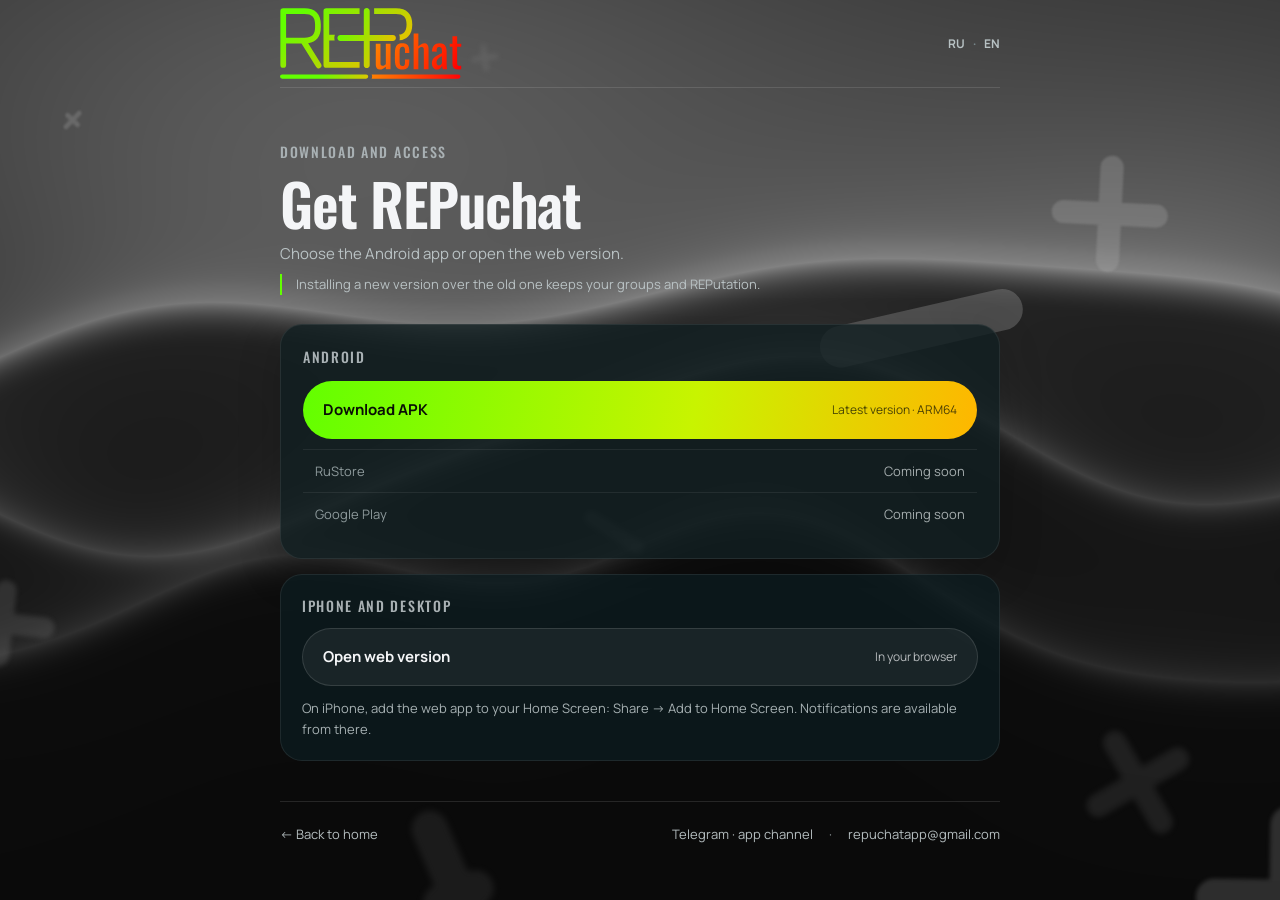
<file: get/index.html>
<!doctype html>
<html lang="en">
<head>
  <meta charset="utf-8"/>
  <meta name="viewport" content="width=device-width, initial-scale=1"/>
  <meta name="theme-color" content="#06151a"/>
  <title data-ru="Скачать REPотеку">Get REPuchat</title>
  <meta name="description" content="Download the REPuchat Android app or open its web version."/>
  <link rel="icon" type="image/png" sizes="512x512" href="../assets/icon.png"/>
  <link rel="apple-touch-icon" href="../assets/icon.png"/>
  <style>
    @font-face{font-family:Manrope;src:url("../assets/fonts/Manrope-400.ttf") format("truetype");font-weight:400;font-display:swap}
    @font-face{font-family:Manrope;src:url("../assets/fonts/Manrope-600.ttf") format("truetype");font-weight:600;font-display:swap}
    @font-face{font-family:Manrope;src:url("../assets/fonts/Manrope-700.ttf") format("truetype");font-weight:700;font-display:swap}
    @font-face{font-family:Oswald;src:url("../assets/fonts/Oswald-500.ttf") format("truetype");font-weight:500;font-display:swap}
    @font-face{font-family:Oswald;src:url("../assets/fonts/Oswald-600.ttf") format("truetype");font-weight:600;font-display:swap}
    :root{color-scheme:dark;--ink:#050807;--text:#f4f5f7;--muted:#a6a9a5;--plus:#62ff00;--amber:#ffb600;--line:rgba(244,245,247,.12);--panel:rgba(18,31,34,.82);--ambient:#6a6a6a}
    *{box-sizing:border-box}body{min-height:100vh;margin:0;color:var(--text);font:15px/1.6 Manrope,system-ui,sans-serif;background:radial-gradient(ellipse at 52% -12%,color-mix(in srgb,var(--ambient) 58%,#121415) 0,transparent 49%),radial-gradient(ellipse at 12% 57%,color-mix(in srgb,var(--ambient) 24%,transparent) 0,transparent 43%),linear-gradient(180deg,#181a1b 0,var(--ink) 78%);background-attachment:fixed}
    a{color:inherit}.wrap{width:min(720px,calc(100% - 36px));margin:0 auto}.topbar{height:88px;display:flex;align-items:center;justify-content:space-between;border-bottom:1px solid var(--line)}.logo{width:185px;max-width:50vw;display:block}.langs{display:flex;gap:8px;color:#78878b;font-size:12px;font-weight:700}.langs a{color:#b7c1c3;text-decoration:none}.langs a:hover{color:var(--plus)}
    main{padding:54px 0 40px}.eyebrow,h2{font:500 14px/1.4 Oswald,sans-serif;letter-spacing:.12em;text-transform:uppercase;color:#a9b1b4}.eyebrow{margin:0 0 10px}h1,h3{font-family:Oswald,Manrope,sans-serif;font-weight:600;letter-spacing:-.02em}h1{margin:0 0 8px;font-size:clamp(38px,8vw,58px);line-height:1.08}p{color:#b9c2c4;margin:0}.lead{max-width:600px;margin-bottom:8px}
    .download-card{padding:22px;border:1px solid rgba(255,255,255,.08);border-radius:22px;background:var(--panel);box-shadow:0 16px 44px rgba(0,0,0,.18)}.download-card h2{margin:0 0 14px}.store{display:flex;align-items:center;justify-content:space-between;gap:12px;min-height:58px;margin:10px 0;padding:12px 20px;border:1px solid rgba(255,255,255,.12);border-radius:999px;background:rgba(255,255,255,.06);font-weight:700;text-decoration:none;transition:filter .18s,transform .18s}.store:hover{filter:brightness(1.1);transform:translateY(-1px)}.store.main{border:0;background:linear-gradient(100deg,var(--plus),#c8f400 58%,var(--amber));color:#090e06}.store small{display:block;color:inherit;font-size:12px;font-weight:500;opacity:.72}.soon{display:flex;justify-content:space-between;padding:11px 12px;border-top:1px solid rgba(255,255,255,.07);color:#8e9a9c;font-size:13px}.soon span:last-child{color:#a5adae}
    .web-card{margin-top:15px;padding:21px;border:1px solid rgba(255,255,255,.08);border-radius:22px;background:rgba(13,28,32,.76)}.web-card h2{margin:0 0 12px}.note{margin-top:12px;font-size:13px;color:#a7b1b3}.note a{color:var(--plus)}.update-note{margin:0 0 29px;padding-left:14px;border-left:2px solid var(--plus);font-size:13px}
    footer{display:flex;justify-content:space-between;gap:18px;padding:22px 0 30px;border-top:1px solid var(--line);color:#929b9d;font-size:13px}footer a{text-decoration:none;color:#b4bdbf}footer a:hover{color:var(--plus)}
    @media(max-width:560px){.wrap{width:calc(100% - 32px)}.topbar{height:76px}.logo{width:160px}main{padding:42px 0 30px}.download-card,.web-card{padding:17px;border-radius:18px}.store{padding:11px 16px}footer{flex-direction:column}}
  </style>
  <link rel="stylesheet" href="../assets/ambient.css"/>
</head>
<body>
  <header class="wrap topbar">
    <a href="../" aria-label="REPuchat"><img alt="REPuchat" class="logo" data-ru-src="../logo.ru.svg" src="../logo.svg"/></a>
    <nav class="langs" aria-label="Language"><a href="?lang=ru" lang="ru">RU</a><span>·</span><a href="?lang=en" lang="en">EN</a></nav>
  </header>
  <main class="wrap">
    <p class="eyebrow" data-ru="Загрузка и доступ">Download and access</p>
    <h1 data-ru="Скачать REPотеку">Get REPuchat</h1>
    <p class="lead" data-ru="Выберите Android-приложение или откройте веб-версию.">Choose the Android app or open the web version.</p>
    <p class="update-note" data-ru="Установка новой версии поверх старой сохраняет группы и REPутацию.">Installing a new version over the old one keeps your groups and REPutation.</p>
    <section class="download-card">
      <h2 data-ru="Android">Android</h2>
      <a class="store main" href="https://github.com/repuchat/repuchat.github.io/releases/latest/download/repuchat-arm64.apk" data-ru="Скачать APK &lt;small&gt;Самая свежая версия · ARM64&lt;/small&gt;">Download APK <small>Latest version · ARM64</small></a>
      <div class="soon"><span>RuStore</span><span data-ru="Скоро">Coming soon</span></div>
      <div class="soon"><span>Google Play</span><span data-ru="Скоро">Coming soon</span></div>
    </section>
    <section class="web-card">
      <h2 data-ru="iPhone и компьютер">iPhone and desktop</h2>
      <a class="store" href="../app/" data-ru="Открыть веб-версию &lt;small&gt;В браузере&lt;/small&gt;">Open web version <small>In your browser</small></a>
      <p class="note" data-ru="На iPhone добавьте веб-версию на экран «Домой»: нажмите «Поделиться» → «На экран „Домой“». Уведомления приходят только из неё.">On iPhone, add the web app to your Home Screen: Share → Add to Home Screen. Notifications are available from there.</p>
    </section>
  </main>
  <footer class="wrap">
  <a href="../" data-ru="← На главную">← Back to home</a>
  <nav class="footlinks">
    <a href="https://t.me/repuchat" target="_blank" rel="noopener noreferrer" data-ru="Telegram · канал приложения">Telegram · app channel</a>
    &emsp;&middot;&emsp;
    <a href="mailto:repuchatapp@gmail.com">repuchatapp@gmail.com</a>
  </nav>
</footer>
  <script src="../assets/ambient.js"></script>
  <script src="../assets/language.js"></script>
  <script>
    try {
      const savedTint = localStorage.getItem('repuchat-site-tint');
      if (savedTint && /^#[0-9a-f]{6}$/i.test(savedTint)) document.documentElement.style.setProperty('--ambient', savedTint);
    } catch {}
    const isRussian = window.REP_SITE_LANG === 'ru';
    if (isRussian) {
      document.documentElement.lang = 'ru';
      for (const el of document.querySelectorAll('[data-ru]')) el.innerHTML = el.dataset.ru;
      for (const el of document.querySelectorAll('img[data-ru-src]')) { el.src = el.dataset.ruSrc; el.alt = 'REPотека'; }
    }
  </script>
</body>
</html>
</file>
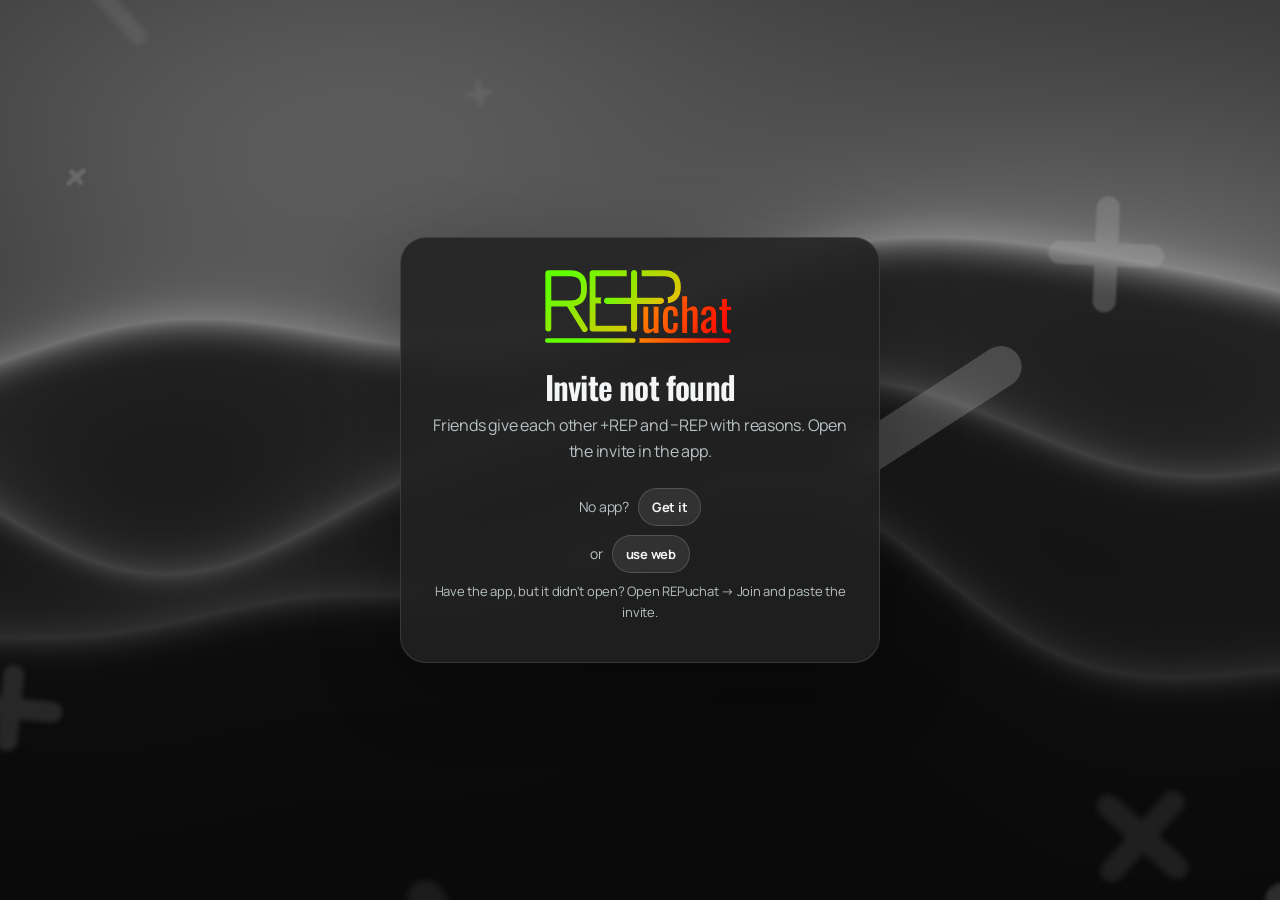
<file: join/index.html>
<!doctype html>
<html lang="en">
<head>
<meta charset="utf-8"/>
<meta content="width=device-width, initial-scale=1" name="viewport"/>
<meta content="noindex" name="robots"/>
<link rel="icon" type="image/png" sizes="512x512" href="../assets/icon.png"/>
<link rel="apple-touch-icon" href="../assets/icon.png"/>
<title data-ru="Приглашение в REPотеку">An invite to REPuchat</title>
<meta content="An invite to a REPuchat group" property="og:title"/>
<meta content="+REP and −REP among friends" property="og:description"/>
<style>
    @font-face{font-family:Manrope;src:url("../assets/fonts/Manrope-400.ttf") format("truetype");font-weight:400;font-display:swap}
    @font-face{font-family:Manrope;src:url("../assets/fonts/Manrope-600.ttf") format("truetype");font-weight:600;font-display:swap}
    @font-face{font-family:Manrope;src:url("../assets/fonts/Manrope-700.ttf") format("truetype");font-weight:700;font-display:swap}
    @font-face{font-family:Oswald;src:url("../assets/fonts/Oswald-500.ttf") format("truetype");font-weight:500;font-display:swap}
    @font-face{font-family:Oswald;src:url("../assets/fonts/Oswald-600.ttf") format("truetype");font-weight:600;font-display:swap}
    @property --ambient{syntax:"<color>";inherits:true;initial-value:#6a6a6a}
    :root{color-scheme:dark;--ambient:#6a6a6a;--text:#f4f5f7;--line:rgba(244,245,247,.12);transition:--ambient .7s ease}
    *{box-sizing:border-box}
    body{isolation:isolate;position:relative;display:grid;place-items:center;min-height:100vh;margin:0;padding:24px;color:var(--text);font:16px/1.55 Manrope,system-ui,sans-serif;letter-spacing:-.015em;background:linear-gradient(180deg,color-mix(in srgb,var(--ambient) 48%,#282828) 0%,color-mix(in srgb,var(--ambient) 22%,#161717) 31%,#050807 76%)}
    body:before{content:"";position:fixed;z-index:-1;pointer-events:none;inset:-20vh -20vw;width:140vw;height:140vh;background:radial-gradient(ellipse 40% 34% at 73% 27%,color-mix(in srgb,var(--ambient) 34%,transparent),transparent 72%),radial-gradient(ellipse 36% 38% at 12% 48%,color-mix(in srgb,var(--ambient) 19%,transparent),transparent 70%),radial-gradient(ellipse 38% 28% at 75% 82%,color-mix(in srgb,var(--ambient) 21%,transparent),transparent 70%);filter:blur(8px);transform:translate3d(-2%,-1%,0);will-change:transform;animation:ambient-drift 28s ease-in-out infinite alternate}
    @keyframes ambient-drift{from{transform:translate3d(-2%,-1%,0) scale(1)}to{transform:translate3d(3%,2%,0) scale(1.04)}}
    .ambient-canvas{position:fixed;z-index:-1;inset:0;width:100%;height:100%;pointer-events:none}.ambient-webgl-ready body:before{opacity:0;animation:none}
    main{width:min(100%,480px);padding:32px;border:1px solid var(--line);border-radius:26px;background:color-mix(in srgb,var(--ambient) 16%,rgba(15,17,16,.86));box-shadow:0 24px 80px rgba(0,0,0,.28);text-align:center;backdrop-filter:blur(16px);animation:card-arrive .5s cubic-bezier(.2,.8,.2,1) both}
    @keyframes card-arrive{from{opacity:0;transform:translateY(10px)}to{opacity:1;transform:translateY(0)}}
    .logo{display:block;width:190px;max-width:70%;margin:0 auto 26px}
    h1{margin:0 0 8px;font:600 32px/1.15 Oswald,Manrope,system-ui,sans-serif;letter-spacing:-.025em}
    p{margin:8px 0;color:#b9c2c4;line-height:1.6}
    .open{display:flex;align-items:center;justify-content:center;min-height:58px;margin:26px 0 12px;padding:12px 20px;border:0;border-radius:999px;background:linear-gradient(100deg,#62ff00,#c8f400 58%,#ffb600);color:#090e06;font-weight:700;font-size:17px;text-decoration:none;transition:filter .2s,transform .2s,box-shadow .25s;box-shadow:0 8px 26px rgba(98,255,0,.12)}
    .open:hover,.get:hover{filter:brightness(1.07);transform:translateY(-2px);box-shadow:0 10px 30px rgba(98,255,0,.2)}
    .copy{display:block;width:100%;min-height:50px;padding:12px 16px;border:1px solid rgba(244,245,247,.16);border-radius:999px;background:rgba(255,255,255,.06);color:inherit;font:600 14px Manrope,system-ui,sans-serif;cursor:pointer;transition:background .2s,border-color .2s,transform .2s}
    .copy:hover{transform:translateY(-1px);border-color:rgba(244,245,247,.3);background:rgba(255,255,255,.1)}
    .noapp{display:flex;flex-wrap:wrap;align-items:center;justify-content:center;gap:9px;margin:23px 0 7px;color:#b9c2c4;font-size:14px}
    .web-option{display:flex;flex-basis:100%;align-items:center;justify-content:center;gap:9px}
    .get,.web-fallback{padding:8px 13px;border:1px solid color-mix(in srgb,var(--ambient) 28%,rgba(255,255,255,.12));border-radius:999px;background:color-mix(in srgb,var(--ambient) 14%,rgba(255,255,255,.04));color:var(--text);font-size:13px;font-weight:700;text-decoration:none;transition:filter .2s,transform .2s,box-shadow .25s,border-color .25s}
    .web-fallback:hover{filter:brightness(1.15);transform:translateY(-2px);border-color:color-mix(in srgb,var(--ambient) 55%,rgba(255,255,255,.2));box-shadow:0 8px 24px color-mix(in srgb,var(--ambient) 18%,transparent)}
    .small{font-size:13px}
    a:focus-visible,button:focus-visible{outline:2px solid #f4f5f7;outline-offset:3px}
    @media(max-width:480px){body{padding:16px}main{padding:26px 20px;border-radius:22px}.logo{width:165px;margin-bottom:22px}h1{font-size:29px}}
    @media(prefers-reduced-motion:reduce){*,*:before,*:after{animation:none!important;transition:none!important}}
  </style>
  <link rel="stylesheet" href="../assets/ambient.css"/>
</head>
<body>
<main>
<img alt="REPuchat" class="logo" data-ru-src="../logo.ru.svg" src="../logo.svg"/>
<h1 data-ru="Тебя зовут в группу">You're invited to a group</h1>
<p data-ru="Друзья дают друг другу +REP и −REP с причинами. Открой приглашение в приложении.">Friends give each other +REP and −REP with reasons. Open the invite in the app.</p>
<a class="open" data-ru="Открыть в REPотеке" href="#" id="open">Open in REPuchat</a>
<button class="copy" data-ru="Скопировать приглашение" id="copy" type="button">Copy the invite</button>
<div class="noapp">
<span data-ru="Нет приложения?">No app?</span>
<a class="get" data-ru="Скачать">Get it</a>
<div class="web-option">
<span data-ru="или">or</span>
<a class="web-fallback" data-ru="открыть веб-версию" id="web-fallback">use web</a>
</div>
</div>
<p class="small" data-ru="Приложение есть, но не открылось? Открой REPотеку → Вступить и вставь приглашение.">Have the app, but it didn't open? Open REPuchat → Join and paste the invite.</p>
</main>
<script src="../assets/ambient.js"></script>
<script src="../assets/language.js"></script>
<script>
    const isRussian = window.REP_SITE_LANG === 'ru';
    if (isRussian) {
      document.documentElement.lang = 'ru';
      for (const el of document.querySelectorAll('[data-ru]')) el.innerHTML = el.dataset.ru;
      for (const el of document.querySelectorAll('img[data-ru-src]')) {
        el.src = el.dataset.ruSrc;
        el.alt = 'REPотека';
      }
    }
    const en = !isRussian;
    try {
      const savedTint = localStorage.getItem('repuchat-site-tint');
      if (/^#[0-9a-f]{6}$/i.test(savedTint || '')) document.documentElement.style.setProperty('--ambient', savedTint);
    } catch (_) {}
    const token = location.hash.slice(1);
    // Chrome on Android opens an app by an intent link; elsewhere the app's own one.
    const android = /Android/i.test(navigator.userAgent);
    // Without the Android app (an iPhone, a computer): the web app takes it.
    const open = document.getElementById('open');
    open.href = android
      ? 'intent://join/' + token + '#Intent;scheme=repuchat;package=com.awi.repuchat;end'
      : '../app/#/?join=' + token;
    if (!android) open.textContent = en ? 'Open in the browser' : 'Открыть в браузере';
    document.querySelector('.get').href = '../get/';
    document.getElementById('web-fallback').href = '../app/#/?join=' + token;
    document.getElementById('copy').onclick = async () => {
      try {
        await navigator.clipboard.writeText(location.href);
        document.getElementById('copy').textContent = en ? 'Copied' : 'Скопировано';
      } catch (_) {
        prompt(en ? 'Copy the invite:' : 'Скопируй приглашение:', location.href);
      }
    };
    // The token, and an encrypted group's key after a dot.
    if (!/^([A-Za-z0-9_-]{16}|[A-Za-z0-9_-]{43})(\.([A-Za-z0-9_-]{22}|[A-Za-z0-9_-]{43}))?$/.test(token)) {
      document.querySelector('h1').textContent = en ? 'Invite not found' : 'Приглашение не найдено';
      document.getElementById('open').style.display = 'none';
      document.getElementById('copy').style.display = 'none';
    }
  </script>
</body>
</html>
</file>
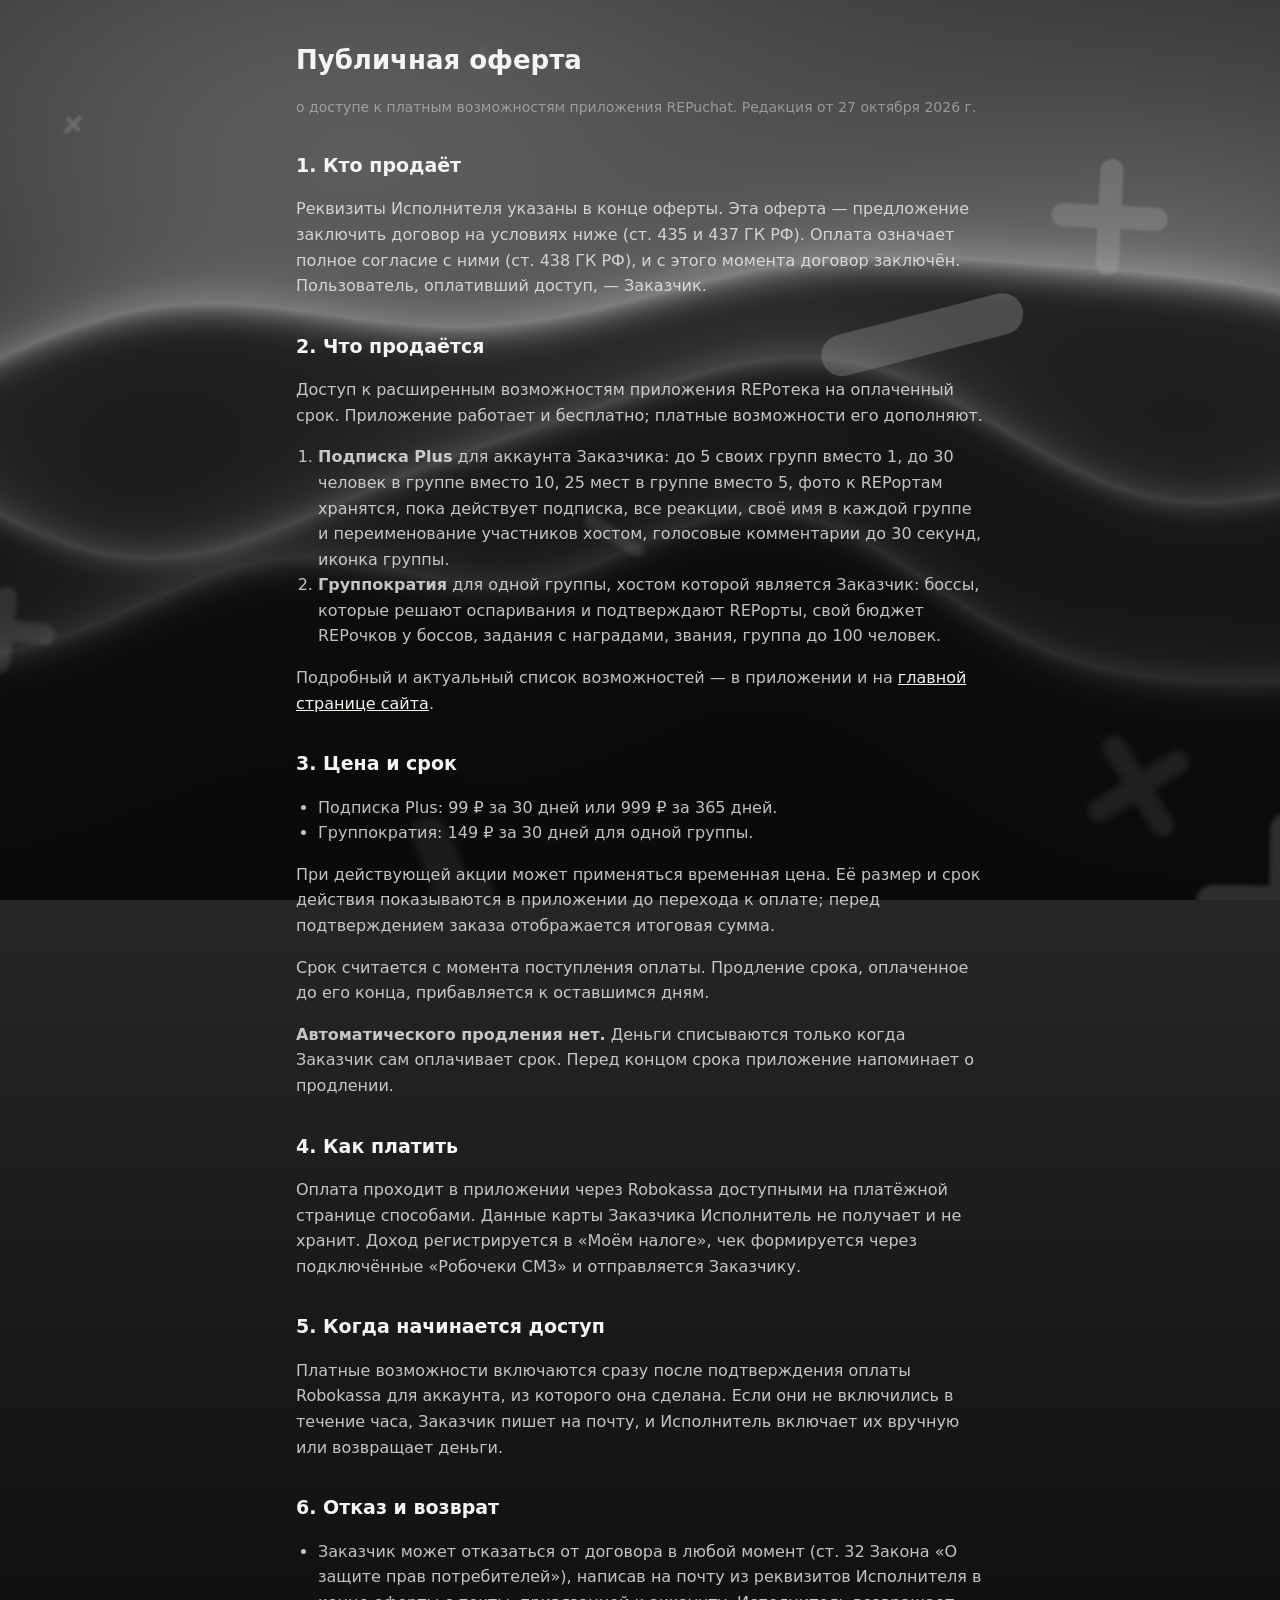
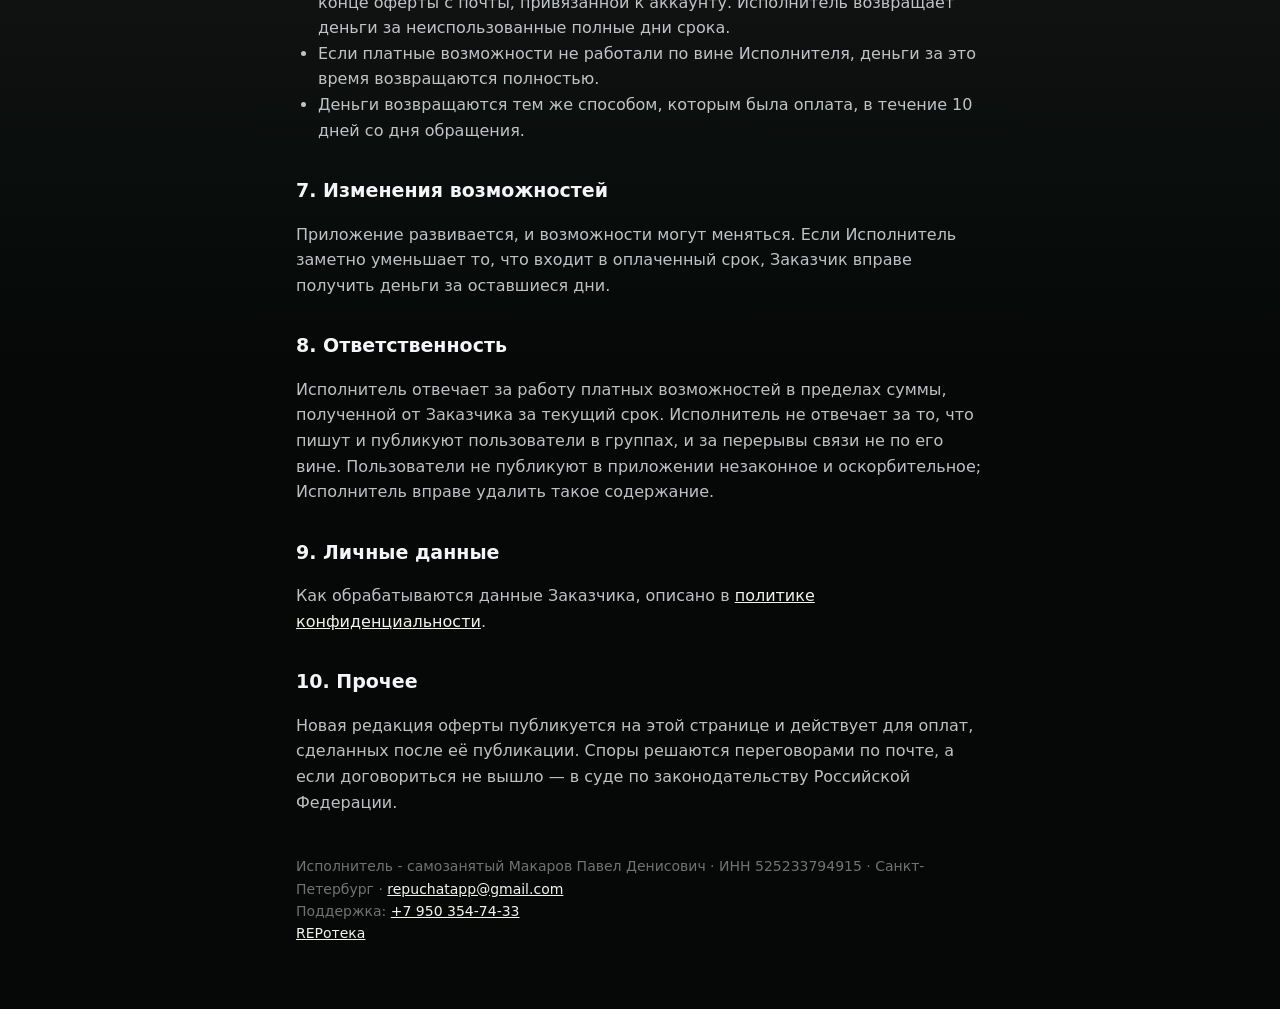
<file: oferta/index.html>
<!doctype html>
<!-- The public offer for REPuchat's paid parts: what is sold, for how much, how it
     is paid and refunded, and who sells it. -->
<html lang="ru" data-language-fixed="ru">
<head>
  <meta charset="utf-8">
  <meta name="viewport" content="width=device-width, initial-scale=1">
  <link rel="icon" type="image/png" sizes="512x512" href="../assets/icon.png">
  <link rel="apple-touch-icon" href="../assets/icon.png">
  <meta name="robots" content="noindex">
  <title>Оферта REPотеки</title>
  <style>
    :root { color-scheme: dark; }
    * { box-sizing: border-box; }
    body {
      margin: 0; background: #050807; color: #F4F5F7; line-height: 1.6;
      font-family: system-ui, -apple-system, "Segoe UI", Roboto, sans-serif;
    }
    main { max-width: 720px; margin: 0 auto; padding: 40px 16px 64px; }
    h1 { font-size: 26px; margin: 0 0 4px; }
    h2 { font-size: 19px; margin: 32px 0 8px; }
    p, li { color: rgba(244, 245, 247, .78); }
    ol, ul { padding-left: 22px; }
    .date { color: rgba(244, 245, 247, .45); font-size: 14px; }
    a { color: #F1F3EC; }
    footer { margin-top: 40px; font-size: 14px; color: rgba(244, 245, 247, .45); }
  </style>
  <link rel="stylesheet" href="../assets/ambient.css"/>
</head>
<body>
  <main>
    <h1>Публичная оферта</h1>
    <p class="date">о доступе к платным возможностям приложения REPuchat. Редакция от 27 октября 2026 г.</p>

    <h2>1. Кто продаёт</h2>
    <p>Реквизиты Исполнителя указаны в конце оферты. Эта оферта — предложение заключить договор на условиях ниже (ст. 435 и 437 ГК РФ). Оплата означает полное согласие с ними (ст. 438 ГК РФ), и с этого момента договор заключён. Пользователь, оплативший доступ, — Заказчик.</p>

    <h2>2. Что продаётся</h2>
    <p>Доступ к расширенным возможностям приложения REPотека на оплаченный срок. Приложение работает и бесплатно; платные возможности его дополняют.</p>
    <ol>
      <li><b>Подписка Plus</b> для аккаунта Заказчика: до 5 своих групп вместо 1, до 30 человек в группе вместо 10, 25 мест в группе вместо 5, фото к REPортам хранятся, пока действует подписка, все реакции, своё имя в каждой группе и переименование участников хостом, голосовые комментарии до 30 секунд, иконка группы.</li>
      <li><b>Группократия</b> для одной группы, хостом которой является Заказчик: боссы, которые решают оспаривания и подтверждают REPорты, свой бюджет REPочков у боссов, задания с наградами, звания, группа до 100 человек.</li>
    </ol>
    <p>Подробный и актуальный список возможностей — в приложении и на <a href="../">главной странице сайта</a>.</p>

    <h2>3. Цена и срок</h2>
    <ul>
      <li>Подписка Plus: 99 ₽ за 30 дней или 999 ₽ за 365 дней.</li>
      <li>Группократия: 149 ₽ за 30 дней для одной группы.</li>
    </ul>
    <p>При действующей акции может применяться временная цена. Её размер и срок действия показываются в приложении до перехода к оплате; перед подтверждением заказа отображается итоговая сумма.</p>
    <p>Срок считается с момента поступления оплаты. Продление срока, оплаченное до его конца, прибавляется к оставшимся дням.</p>
    <p><b>Автоматического продления нет.</b> Деньги списываются только когда Заказчик сам оплачивает срок. Перед концом срока приложение напоминает о продлении.</p>

    <h2>4. Как платить</h2>
    <p>Оплата проходит в приложении через Robokassa доступными на платёжной странице способами. Данные карты Заказчика Исполнитель не получает и не хранит. Доход регистрируется в «Моём налоге», чек формируется через подключённые «Робочеки СМЗ» и отправляется Заказчику.</p>

    <h2>5. Когда начинается доступ</h2>
    <p>Платные возможности включаются сразу после подтверждения оплаты Robokassa для аккаунта, из которого она сделана. Если они не включились в течение часа, Заказчик пишет на почту, и Исполнитель включает их вручную или возвращает деньги.</p>

    <h2>6. Отказ и возврат</h2>
    <ul>
      <li>Заказчик может отказаться от договора в любой момент (ст. 32 Закона «О защите прав потребителей»), написав на почту из реквизитов Исполнителя в конце оферты с почты, привязанной к аккаунту. Исполнитель возвращает деньги за неиспользованные полные дни срока.</li>
      <li>Если платные возможности не работали по вине Исполнителя, деньги за это время возвращаются полностью.</li>
      <li>Деньги возвращаются тем же способом, которым была оплата, в течение 10 дней со дня обращения.</li>
    </ul>

    <h2>7. Изменения возможностей</h2>
    <p>Приложение развивается, и возможности могут меняться. Если Исполнитель заметно уменьшает то, что входит в оплаченный срок, Заказчик вправе получить деньги за оставшиеся дни.</p>

    <h2>8. Ответственность</h2>
    <p>Исполнитель отвечает за работу платных возможностей в пределах суммы, полученной от Заказчика за текущий срок. Исполнитель не отвечает за то, что пишут и публикуют пользователи в группах, и за перерывы связи не по его вине. Пользователи не публикуют в приложении незаконное и оскорбительное; Исполнитель вправе удалить такое содержание.</p>

    <h2>9. Личные данные</h2>
    <p>Как обрабатываются данные Заказчика, описано в <a href="../privacy/">политике конфиденциальности</a>.</p>

    <h2>10. Прочее</h2>
    <p>Новая редакция оферты публикуется на этой странице и действует для оплат, сделанных после её публикации. Споры решаются переговорами по почте, а если договориться не вышло — в суде по законодательству Российской Федерации.</p>

    <footer>Исполнитель - самозанятый Макаров Павел Денисович · ИНН 525233794915 · Санкт-Петербург · <a href="mailto:repuchatapp@gmail.com">repuchatapp@gmail.com</a><br>Поддержка: <a href="tel:+79503547433">+7 950 354-74-33</a><br><a href="../">REPотека</a></footer>
  </main>
  <script src="../assets/ambient.js"></script>
  <script src="../assets/language.js"></script>
</body>
</html>
</file>
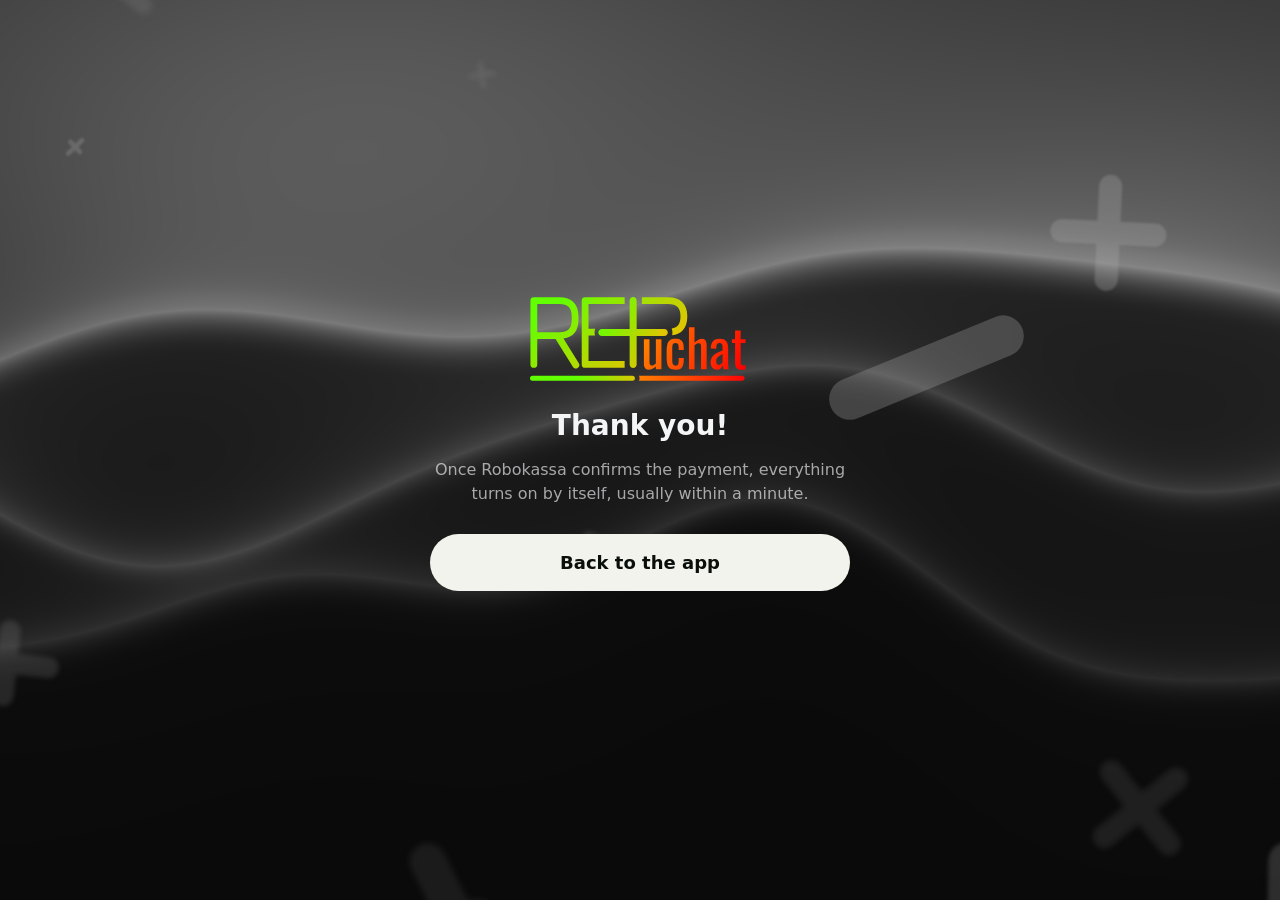
<file: paid/index.html>
<!doctype html>
<html lang="en">
<head>
<meta charset="utf-8"/>
<meta content="width=device-width, initial-scale=1" name="viewport"/>
<meta content="noindex" name="robots"/>
<link rel="icon" type="image/png" sizes="512x512" href="../assets/icon.png"/>
<link rel="apple-touch-icon" href="../assets/icon.png"/>
<title data-ru="Оплата — REPотека">Payment — REPuchat</title>
<style>
    :root { color-scheme: dark; }
    * { box-sizing: border-box; }
    body {
      margin: 0; min-height: 100vh; display: flex; align-items: center;
      justify-content: center; background: #050807; color: #F4F5F7;
      font-family: system-ui, -apple-system, "Segoe UI", Roboto, sans-serif;
    }
    main { width: 100%; max-width: 452px; padding: 0 16px; text-align: center; }
    .logo { width: 220px; max-width: 70%; }
    h1 { font-size: 28px; margin: 24px 0 8px; }
    p { color: rgba(244, 245, 247, .65); line-height: 1.5; }
    .open {
      display: block; margin: 28px 0 12px; padding: 18px; border-radius: 999px;
      background: #F1F3EC; color: #0A0F0B; font-weight: 700; font-size: 18px;
      text-decoration: none;
    }
  </style>
  <link rel="stylesheet" href="../assets/ambient.css"/>
</head>
<body>
<main>
<img alt="REPuchat" class="logo" data-ru-src="../logo.ru.svg" src="../logo.svg"/>
<h1 data-ru="Спасибо!">Thank you!</h1>
<p data-ru="Как только Robokassa подтвердит оплату, всё включится само — обычно за минуту.">Once Robokassa confirms the payment, everything turns on by itself, usually within a minute.</p>
<a class="open" data-ru="Вернуться в приложение" href="../app/" id="open">Back to the app</a>
</main>
<script src="../assets/ambient.js"></script>
<script src="../assets/language.js"></script>
<script>
    const isRussian = window.REP_SITE_LANG === 'ru';
    if (isRussian) {
      document.documentElement.lang = 'ru';
      for (const el of document.querySelectorAll('[data-ru]')) el.innerHTML = el.dataset.ru;
      for (const el of document.querySelectorAll('img[data-ru-src]')) {
        el.src = el.dataset.ruSrc;
        el.alt = 'REPотека';
      }
    }
    // On Android the app itself; elsewhere the web app.
    if (/Android/i.test(navigator.userAgent)) {
      document.getElementById('open').href =
        'intent://paid#Intent;scheme=repuchat;package=com.awi.repuchat;end';
    }
  </script>
</body>
</html>
</file>
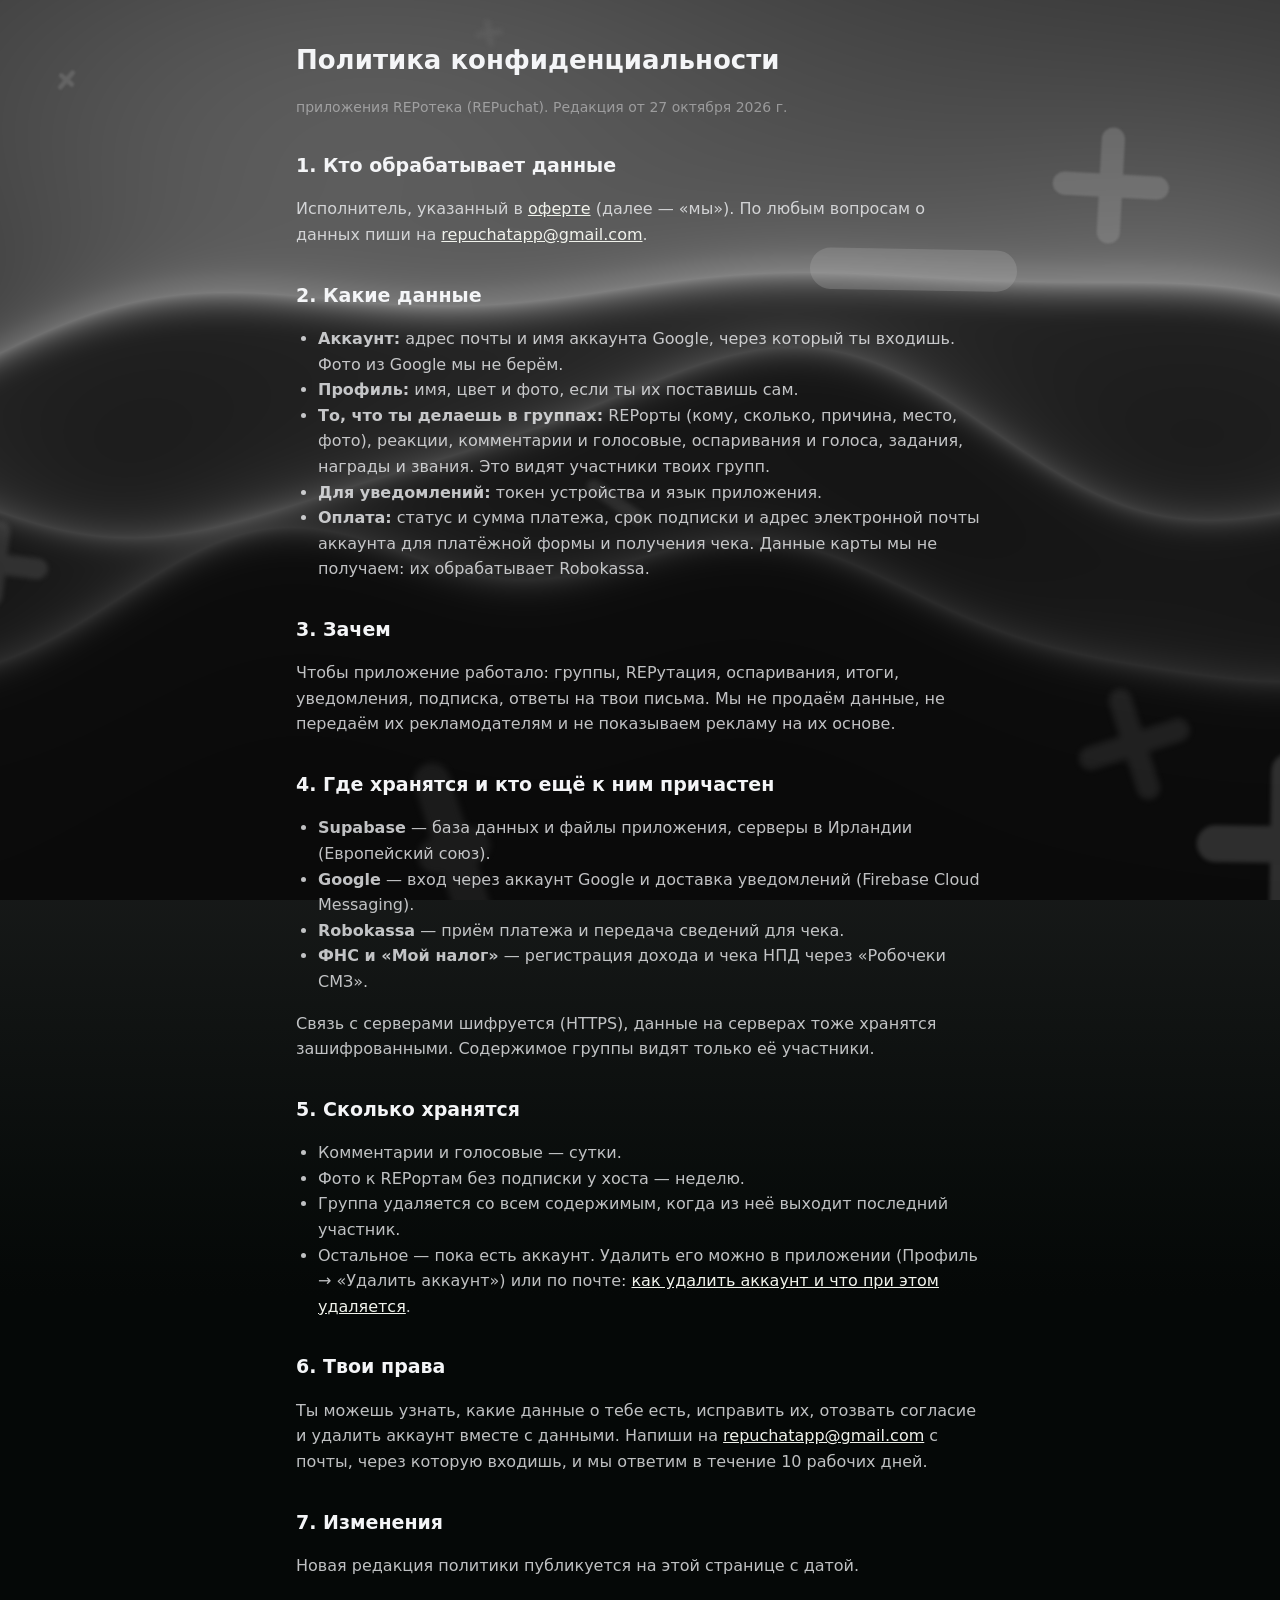
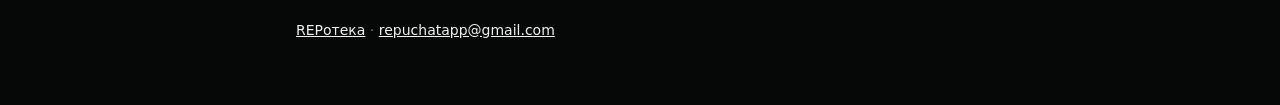
<file: privacy/index.html>
<!doctype html>
<!-- REPuchat's privacy policy: what the app keeps about its users, why, where,
     for how long, and how to have it removed. -->
<html lang="ru" data-language-fixed="ru">
<head>
  <meta charset="utf-8">
  <meta name="viewport" content="width=device-width, initial-scale=1">
  <link rel="icon" type="image/png" sizes="512x512" href="../assets/icon.png">
  <link rel="apple-touch-icon" href="../assets/icon.png">
  <title>Политика конфиденциальности REPотеки</title>
  <style>
    :root { color-scheme: dark; }
    * { box-sizing: border-box; }
    body {
      margin: 0; background: #050807; color: #F4F5F7; line-height: 1.6;
      font-family: system-ui, -apple-system, "Segoe UI", Roboto, sans-serif;
    }
    main { max-width: 720px; margin: 0 auto; padding: 40px 16px 64px; }
    h1 { font-size: 26px; margin: 0 0 4px; }
    h2 { font-size: 19px; margin: 32px 0 8px; }
    p, li { color: rgba(244, 245, 247, .78); }
    ul { padding-left: 22px; }
    .date { color: rgba(244, 245, 247, .45); font-size: 14px; }
    a { color: #F1F3EC; }
    footer { margin-top: 40px; font-size: 14px; color: rgba(244, 245, 247, .45); }
  </style>
  <link rel="stylesheet" href="../assets/ambient.css"/>
</head>
<body>
  <main>
    <h1>Политика конфиденциальности</h1>
    <p class="date">приложения REPотека (REPuchat). Редакция от 27 октября 2026 г.</p>

    <h2>1. Кто обрабатывает данные</h2>
    <p>Исполнитель, указанный в <a href="../oferta/">оферте</a> (далее — «мы»). По любым вопросам о данных пиши на <a href="mailto:repuchatapp@gmail.com">repuchatapp@gmail.com</a>.</p>

    <h2>2. Какие данные</h2>
    <ul>
      <li><b>Аккаунт:</b> адрес почты и имя аккаунта Google, через который ты входишь. Фото из Google мы не берём.</li>
      <li><b>Профиль:</b> имя, цвет и фото, если ты их поставишь сам.</li>
      <li><b>То, что ты делаешь в группах:</b> REPорты (кому, сколько, причина, место, фото), реакции, комментарии и голосовые, оспаривания и голоса, задания, награды и звания. Это видят участники твоих групп.</li>
      <li><b>Для уведомлений:</b> токен устройства и язык приложения.</li>
      <li><b>Оплата:</b> статус и сумма платежа, срок подписки и адрес электронной почты аккаунта для платёжной формы и получения чека. Данные карты мы не получаем: их обрабатывает Robokassa.</li>
    </ul>

    <h2>3. Зачем</h2>
    <p>Чтобы приложение работало: группы, REPутация, оспаривания, итоги, уведомления, подписка, ответы на твои письма. Мы не продаём данные, не передаём их рекламодателям и не показываем рекламу на их основе.</p>

    <h2>4. Где хранятся и кто ещё к ним причастен</h2>
    <ul>
      <li><b>Supabase</b> — база данных и файлы приложения, серверы в Ирландии (Европейский союз).</li>
      <li><b>Google</b> — вход через аккаунт Google и доставка уведомлений (Firebase Cloud Messaging).</li>
      <li><b>Robokassa</b> — приём платежа и передача сведений для чека.</li>
      <li><b>ФНС и «Мой налог»</b> — регистрация дохода и чека НПД через «Робочеки СМЗ».</li>
    </ul>
    <p>Связь с серверами шифруется (HTTPS), данные на серверах тоже хранятся зашифрованными. Содержимое группы видят только её участники.</p>

    <h2>5. Сколько хранятся</h2>
    <ul>
      <li>Комментарии и голосовые — сутки.</li>
      <li>Фото к REPортам без подписки у хоста — неделю.</li>
      <li>Группа удаляется со всем содержимым, когда из неё выходит последний участник.</li>
      <li>Остальное — пока есть аккаунт. Удалить его можно в приложении (Профиль → «Удалить аккаунт») или по почте: <a href="../delete/">как удалить аккаунт и что при этом удаляется</a>.</li>
    </ul>

    <h2>6. Твои права</h2>
    <p>Ты можешь узнать, какие данные о тебе есть, исправить их, отозвать согласие и удалить аккаунт вместе с данными. Напиши на <a href="mailto:repuchatapp@gmail.com">repuchatapp@gmail.com</a> с почты, через которую входишь, и мы ответим в течение 10 рабочих дней.</p>

    <h2>7. Изменения</h2>
    <p>Новая редакция политики публикуется на этой странице с датой.</p>

    <footer><a href="../">REPотека</a> · <a href="mailto:repuchatapp@gmail.com">repuchatapp@gmail.com</a></footer>
  </main>
  <script src="../assets/ambient.js"></script>
  <script src="../assets/language.js"></script>
</body>
</html>
</file>
<file: assets/ambient.css>
@property --ambient {
  syntax: "<color>";
  inherits: true;
  initial-value: #6a6a6a;
}

:root {
  --ambient: #6a6a6a;
  transition: --ambient .7s ease;
}

body {
  isolation: isolate;
  position: relative;
  background: linear-gradient(
    180deg,
    color-mix(in srgb, var(--ambient) 48%, #282828) 0%,
    color-mix(in srgb, var(--ambient) 22%, #161717) 31%,
    #050807 76%
  );
}

body::before {
  content: "";
  position: fixed;
  z-index: -1;
  pointer-events: none;
  inset: -20vh -20vw;
  width: 140vw;
  height: 140vh;
  background:
    radial-gradient(ellipse 40% 34% at 73% 27%, color-mix(in srgb, var(--ambient) 34%, transparent), transparent 72%),
    radial-gradient(ellipse 36% 38% at 12% 48%, color-mix(in srgb, var(--ambient) 19%, transparent), transparent 70%),
    radial-gradient(ellipse 38% 28% at 75% 82%, color-mix(in srgb, var(--ambient) 21%, transparent), transparent 70%);
  filter: blur(8px);
  animation: ambient-fallback-drift 28s ease-in-out infinite alternate;
}

.ambient-canvas {
  position: fixed;
  z-index: -1;
  inset: 0;
  width: 100%;
  height: 100%;
  pointer-events: none;
}

.ambient-webgl-ready body::before {
  opacity: 0;
  animation: none;
}

@keyframes ambient-fallback-drift {
  from { transform: translate3d(-2%, -1%, 0) scale(1); }
  to { transform: translate3d(3%, 2%, 0) scale(1.04); }
}

@media (prefers-reduced-motion: reduce) {
  :root { transition: none; }
  body::before { animation: none; }
}
</file>
